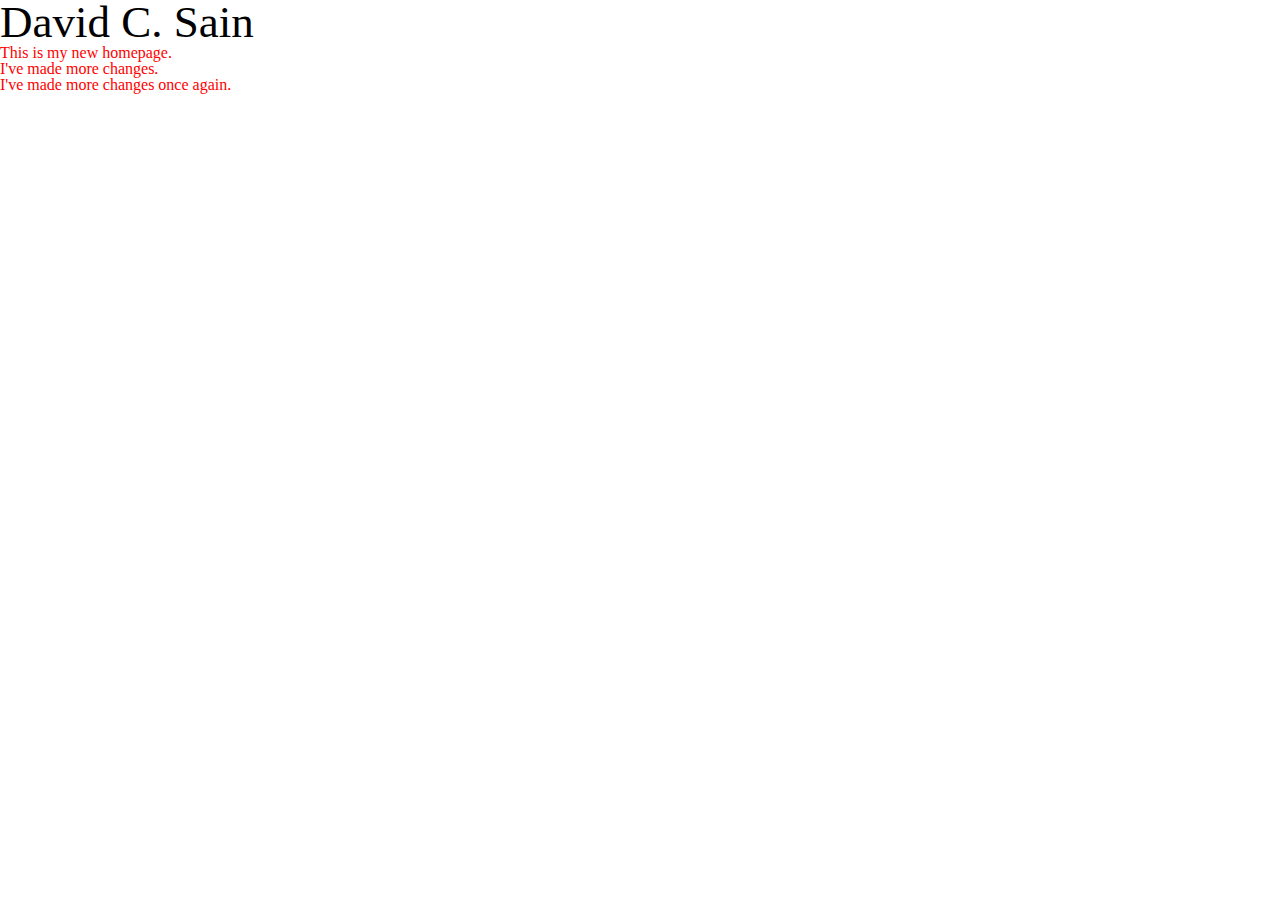
<file: index.html>
<!doctype html>
<html lang="en">
	
	<head>
        <meta charset="utf-8">
        <title>David C Sain</title>
		<meta name="description" content="ENTER DESCRIPTION">
		<meta name="author" content="David Sain">
        <link href="style.css" rel="stylesheet">
<!--		<script async src="default_scripts.js"></script>-->
	</head>

    <body>
        <div class="container">
			<h1>David C. Sain</h1>
			<p>This is my new homepage.</p>
			<p>I've made more changes.</p>
			<p>I've made more changes once again.</p>
		</div>
    </body>

</html>
</file>
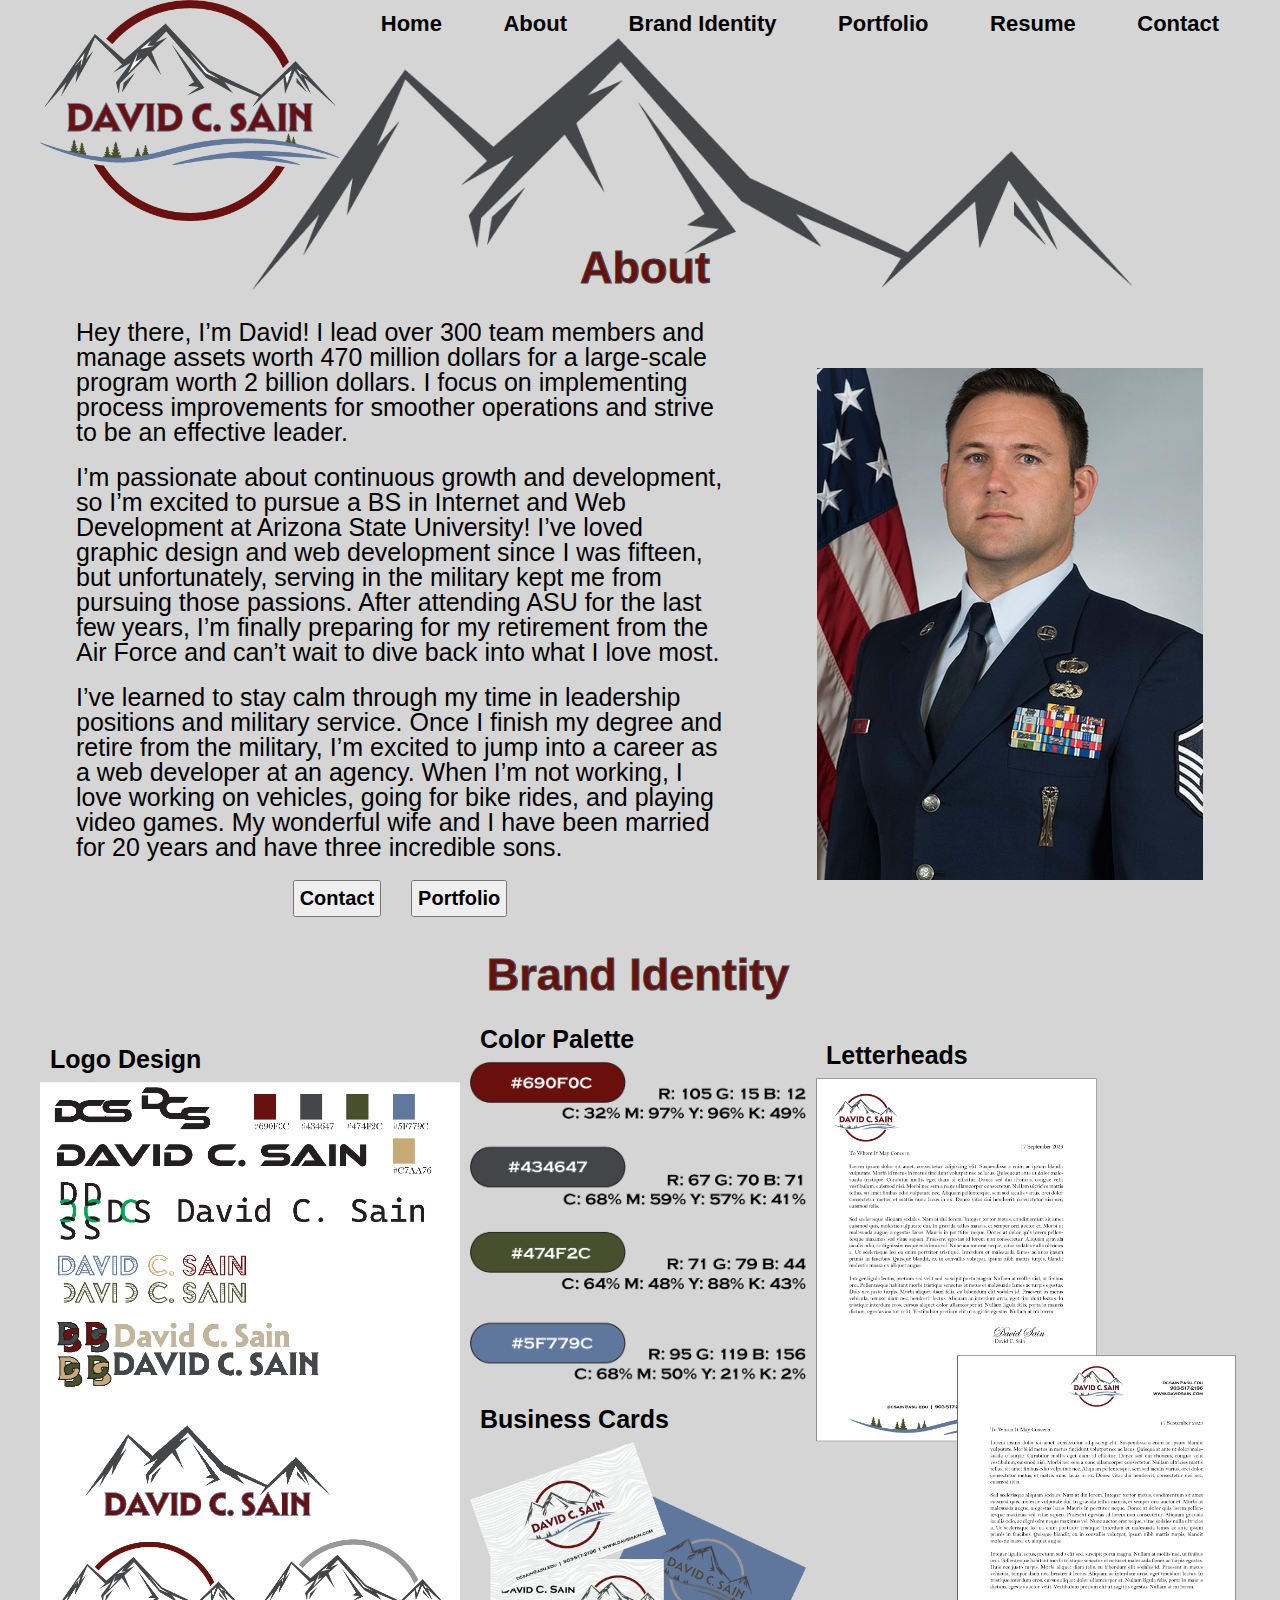
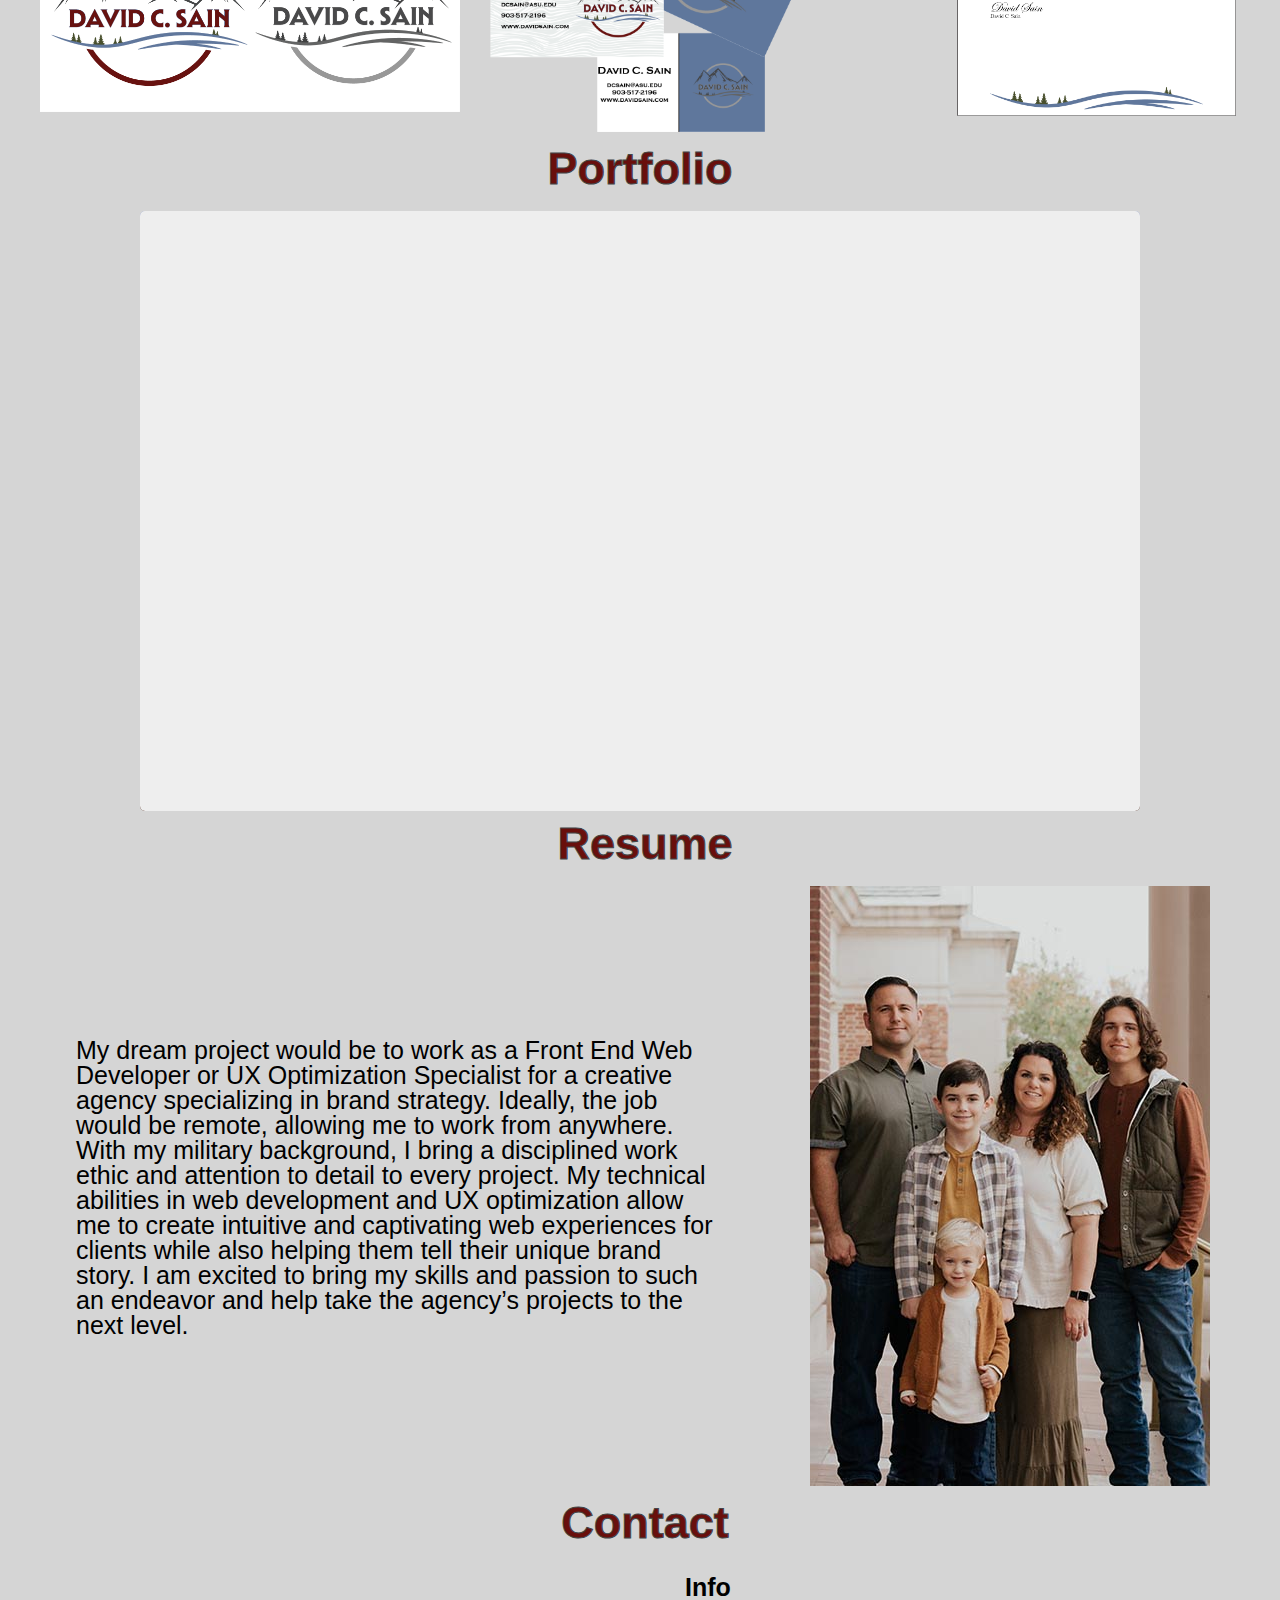
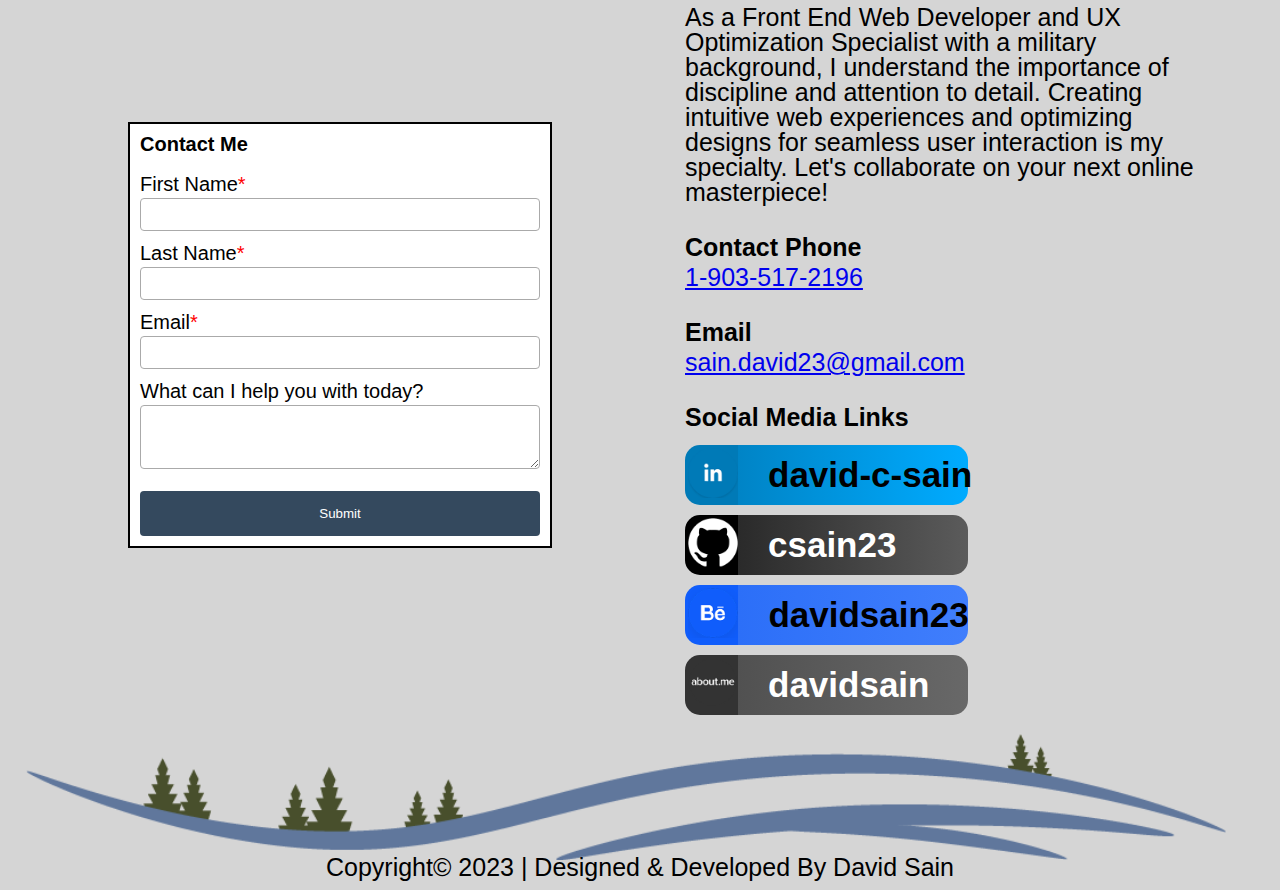
<file: portfolio/index.html>
<!doctype html>
<html lang="en">
	
    <head>
        <meta charset="utf-8">
        <title>David Sain | Portfolio</title>
		<link rel="icon" type="image/x-icon" href="favicon-32x32.png"/>
		<meta name="description" content="20-year Air Force veteran turned front-end web developer. Dependable, professional, and confident in creating intuitive web experiences and optimizing designs for seamless user interaction.">
		<meta name="author" content="David Sain">
        <link href="styles.css" rel="stylesheet">
		<script async src="script.js"></script>
		<script src="ism/js/ism-2.2.min.js"></script>

		
		<link href="https://fonts.cdnfonts.com/css/mendl-serif-trial" rel="stylesheet">
		<link href="https://fonts.cdnfonts.com/css/copperplate-gothic-light" rel="stylesheet">
		<link href="https://fonts.cdnfonts.com/css/doulos-sil-compact" rel="stylesheet">
	</head>

    <body>
		<div class="wrapper">
			
			<header>
				<div class="header_grid">
                    <div class="div1">
						<img src="img/logo.png" alt="Logo">
						<img class="mount" src="img/mount.png" alt="mountain">
                    </div>
                    <nav>
                        <h1 class="hidden">Navigation</h1>
                        <div class="div2">
                            <ul>
                                <li><a href="index.html">Home</a></li>
                                <li><a href="#about">About</a></li>
                                <li><a href="#brand">Brand Identity</a></li>
                                <li><a href="#portfolio">Portfolio</a></li>
                                <li><a href="#resume">Resume</a></li>
                                <li><a href="#contact_area">Contact</a></li>
                            </ul>
						</div>
					</nav>
				</div>
			</header>
			
			<main>

                <div id="about" class="about_grid">
					<div class="div3">
						<h1>About</h1>
                    </div>
                    <div class="div4">
                        <p>Hey there, I’m David! I lead over 300 team members and manage assets worth 470 million dollars for a large-scale program worth 2 billion dollars. I focus on implementing process improvements for smoother operations and strive to be an effective leader.</p>
                        <p>I’m passionate about continuous growth and development, so I’m excited to pursue a BS in Internet and Web Development at Arizona State University! I’ve loved graphic design and web development since I was fifteen, but unfortunately, serving in the military kept me from pursuing those passions. After attending ASU for the last few years, I’m finally preparing for my retirement from the Air Force and can’t wait to dive back into what I love most.</p>
                        <p>I’ve learned to stay calm through my time in leadership positions and military service. Once I finish my degree and retire from the military, I’m excited to jump into a career as a web developer at an agency. When I’m not working, I love working on vehicles, going for bike rides, and playing video games. My wonderful wife and I have been married for 20 years and have three incredible sons.</p>
                        <button onclick="#contact_area">Contact</button>
                        <button onclick="#portfolio">Portfolio</button>
						
<!--						<button onclick="window.open('#contact_area'>Contact 2</button>-->
						
                    </div>
                    <div class="div5">
                        <img src="img/profile.jpg" alt="Portrait">
                    </div>
                </div>

                <div id="brand" class="brand_grid">
					<div class="div6">
                        <h1>Brand Identity</h1>
                    </div>
                    <div class="div7">
                        <h2>Logo Design</h2>
                        <img src="img/logo_design.png" alt="Logo Design">
					</div>
                    <div class="div8">
                        <h2>Color Palette</h2>
                        <img src="img/color_pallet.png" alt="Color Palette">
                    </div>
                    <div class="div9">
                        <h2>Business Cards</h2>
                        <img src="img/cards.png" alt="Business Cards">
                    </div>
                    <div class="div10">
                        <h2>Letterheads</h2>
                        <img src="img/letterhead.png" alt="Letterheads">
                    </div>
                </div>
				
				<div id="portfolio" class="portfolio_grid">
                    <div class="div11">
                        <h1>Portfolio</h1>
                    </div>
                    <div class="div12">
						<div class="ism-slider" id="my-slider">
                            <ol>
                                <li>
									<img src="img/suzanne_collins_home.png" alt="suzanne_collins">
									<a class="ism-caption ism-caption-0" href="projects/suzanne_collins.html" target="_blank">
										<h2>Suzanne Collins</h2>
										<p>The website of Suzanne Collins underwent a redesign with a primary emphasis on enhancing user experience. The key changes and improvements included elevating the site content above the natural breakpoint and grouping the books by series. These measures were taken to streamline the information and to ensure that the website is user-friendly and easy to navigate.</p>
									</a>
								</li>
								<li>
									<img src="img/bossier_city_rental_home.png" alt="bossier_city_rentals">
									<a class="ism-caption ism-caption-0" href="projects/bossier_city_rentals.html" target="_blank">
										<h2>Bossier City Rentals</h2>
										<p>Bossier City Rentals, a new company based in Bossier City, Louisiana, required a website to inform its potential customers about the equipment available for rent. The website displayed the specifications of each item of equipment, making it easier for customers to choose the equipment that best suits their needs. Moreover, the website also allowed customers to reserve equipment online, providing them with added convenience.</p>
									</a>
								</li>
                                <li>
									<img src="img/318_food_home.png" alt="318_food_co">
									<a class="ism-caption ism-caption-0" href="projects/318_food_co.html" target="_blank">
										<h2>318 Food Co.</h2>
										<p>318 Food Company is a popular food truck based in Shreveport and Bossier City, Louisiana. They offer an extensive menu with a range of options to choose from. Customers now have the option to place pre-orders on their new website. The site also features a weather forecast for the local area, keeping customers informed about whether the truck is operating on any given day.</p>
									</a>
                                </li>
                                <li>
									<img src="img/pixal_palace_home.png" alt="pixal_palace">
                                    <a class="ism-caption ism-caption-0" href="projects/pixal_palace.html" target="_blank">
										<h2>Pixel Palace</h2>
										<p>The Pixel Palace is an outstanding retro arcade situated in downtown Boston, Massachusetts. It houses more than 100 restored arcade cabinets and pinball machines, offering affordable rates and a broad selection of games, menus, and party packages. The owner is also the author of a blog that reviews all the machines available at The Pixel Palace.</p>
									</a>
                                </li>
                                <li>
                                    <img src="img/tacodelite_home.png" alt="taco_delite">
                                    <a class="ism-caption ism-caption-0" href="projects/taco_delite.html" target="_blank">
										<h2>Taco Delite</h2>
										<p>For over 40 years, Taco Delite has been a favorite among families in Paris, TX. Now, the restaurant is bringing its services to the modern world with a brand new website. With an online ordering system in place, customers can easily place their orders online, making it more convenient and accessible for them. This move is expected to increase brand awareness, expand the customer base, and ultimately boost the restaurant's revenue.</p>
									</a>
								</li>
							</ol>
						</div>
					</div>
				</div>
					
                <div id="resume" class="resume_grid">
                    <div class="div13">
                        <h1>Resume</h1>
                    </div>
                    <div class="div14">
                        <p>My dream project would be to work as a Front End Web Developer or UX Optimization Specialist for a creative agency specializing in brand strategy. Ideally, the job would be remote, allowing me to work from anywhere. With my military background, I bring a disciplined work ethic and attention to detail to every project. My technical abilities in web development and UX optimization allow me to create intuitive and captivating web experiences for clients while also helping them tell their unique brand story. I am excited to bring my skills and passion to such an endeavor and help take the agency’s projects to the next level.</p>
                    </div>
                    <div class="div15">
                        <img src="img/family.JPG" alt="Portrait">
                    </div>
                </div>

                <div id="contact_area" class="contact_grid">
                    <div class="div16">
                        <h1>Contact</h1>
                    </div>
                    <div class="div17">
                        <div id="contact">
						<form id="contactForm">
							<h3>Contact Me</h3>
                            <label for="firstName">First Name<span class="required">*</span></label>
                            <input type="text" id="firstName" name="firstName">
                            <label for="lastName">Last Name<span class="required">*</span></label>
                            <input type="text" id="lastName" name="lastName">
                            <label for="email">Email<span class="required">*</span></label>
                            <input type="email" id="email" name="email">
                            <label for="comments">What can I help you with today?</label>
                            <textarea id="comments" name="comments"></textarea>
                            <div id="formErrors"></div>
                            <input type="submit" id="mySubmit" value="Submit">
                        </form>
					</div>
                    </div>
                    <div class="div18">
                        <h2>Info</h2>
                        <p>As a Front End Web Developer and UX Optimization Specialist with a military background, I understand the importance of discipline and attention to detail. Creating intuitive web experiences and optimizing designs for seamless user interaction is my specialty. Let's collaborate on your next online masterpiece!</p>

                        <h2>Contact Phone</h2>
                        <address>
                            <a href="tel:19035172196">1-903-517-2196</a>
                        </address>

                        <h2>Email</h2>
                        <address>
                            <a href="mailto:sain.david23@gmail.com">sain.david23@gmail.com</a>
                        </address>

                        <h2>Social Media Links</h2>
                        <ul>
                            <li>
                                <button class="button_start button_1" onclick=" window.open('https://www.linkedin.com/in/david-c-sain','_blank')"><img src="img/linkedin.png" alt="linkedin"></button>
                                <button class="button_end button_1 linkedin" onclick=" window.open('https://www.linkedin.com/in/david-c-sain','_blank')">david&#x2011;c&#x2011;sain</button>
                            </li>

                            <li>
                                <button class="button_start button_2" onclick=" window.open('https://github.com/csain23','_blank')"><img src="img/github.png" alt="github"></button>
                                <button class="button_end button_2 github" onclick=" window.open('https://github.com/csain23','_blank')">csain23</button>
                            </li>
                            <li>
                                <button class="button_start button_3" onclick=" window.open('https://www.behance.net/davidsain23','_blank')"><img src="img/behance.png" alt="behance"></button>
                                <button class="button_end button_3 behance" onclick=" window.open('https://www.behance.net/davidsain23','_blank')">davidsain23</button>
                            </li>
                            <li>
                                <button class="button_start button_4" onclick=" window.open('https://about.me/davidsain','_blank')"><img src="img/about_me.png" alt="aboutme"></button>
                                <button class="button_end button_4 aboutme" onclick=" window.open('https://about.me/davidsain','_blank')">davidsain</button>
                            </li>
                        </ul>
                    </div>
                </div>
			</main>
			
			<footer>
				<div class="footer_grid">
					<h1 class="hidden">Footer</h1>
					<div class="div19">
						<h2 class="hidden">Info</h2>
						<img class="footer_img" src="img/footer.png" alt="footer">
						<section>Copyright&#169; 2023 | Designed &#38; Developed By David Sain</section>
					</div>
				</div>
			</footer>
			
		</div>
	</body>
	
</html>
</file>
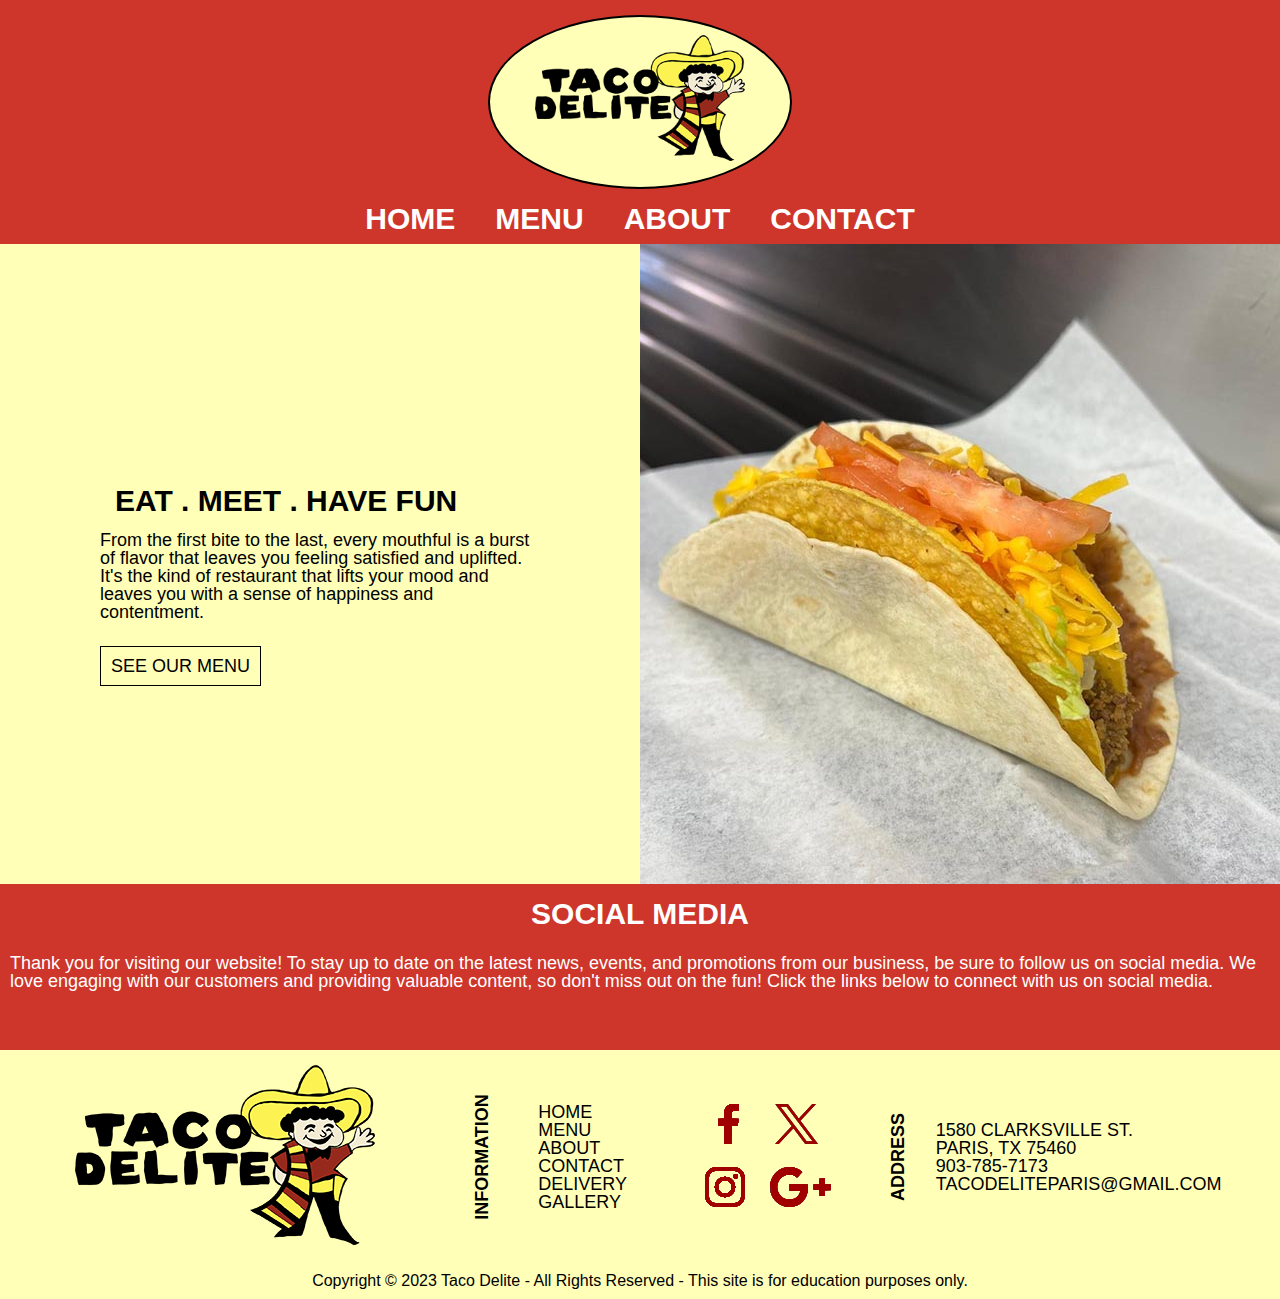
<file: taco_delite/index.html>
<!doctype html>
<html lang="en">
	
    <head>
        <meta charset="utf-8">
        <title>TACO DELITE | HOME</title>
		<link rel="icon" type="image/x-icon" href="favicon-32x32.png"/>
		<meta name="description" content="Taco Delite has been serving delicious Tacos, Supreme Salads, Taco Burgers, and Sweet Tea to the residents of Paris, TX for over 40 years.">
		<meta name="author" content="David Sain">
        <link href="styles.css" rel="stylesheet">
		<script async src="script.js"></script>
	</head>

    <body>
		<div class="container">  
			<header>
				<div class="oval"></div>
				<img class="logo" src="img/taco_d_logo.png" alt="logo">
				<h1 class="hidden">TACO DELITE</h1>
				<nav>
					<div id="top_nav">
						<h2 class="hidden">Navigation</h2>
						<ul>
							<li><a href="#">Home</a></li>
                            <li><a href="menu.html">Menu</a></li>
                            <li><a href="about.html">About</a></li>
                            <li><a href="contact.html">Contact</a></li>
						</ul>
					</div>
				</nav>
			</header>
			
			<main>
				<div id="home">
					<div class="main">
						<h3>Eat . Meet . Have Fun</h3>
						<p>From the first bite to the last, every mouthful is a burst of flavor that leaves you feeling satisfied and uplifted. It's the kind of restaurant that lifts your mood and leaves you with a sense of happiness and contentment.</p>
						<a href="menu.html">See our menu</a>
					</div>
					<div>
						<img src="img/taco_large.jpg" alt="taco">
					</div>
				</div>
				
				<div id="social_media">
					<h3>Social Media</h3>
					<p>Thank you for visiting our website! To stay up to date on the latest news, events, and promotions from our business, be sure to follow us on social media. We love engaging with our customers and providing valuable content, so don't miss out on the fun! Click the links below to connect with us on social media.
					</p>
					<div class="sm_posts">
					<script async defer src="https://connect.facebook.net/en_US/sdk.js#xfbml=1&version=v3.2"></script>
					<div class="fb-post" 
      						data-href="https://www.facebook.com/permalink.php?story_fbid=pfbid0tR6o8bKFGPcBsqZMg4MNrspjqQiuqDGM7Sqdxoz3afcQnKe1bvrC1f9L6bPaHaHMl&id=100088592160774"
      						data-width="400"></div>
					
					<div class="fb-post" 
      						data-href="https://www.facebook.com/permalink.php?story_fbid=pfbid0qPvoyyzwqijDjN5HFjsNSAPcrfeChjudR3HvNwfHDtAXtzF6BGHYquZeMWS6ZBwHl&id=100088592160774"
      						data-width="400"></div>
					
					<div class="fb-post" 
      						data-href="https://www.facebook.com/permalink.php?story_fbid=pfbid0yUkrUqE98s34Qg5R72UeWSWyGFuBAnrZYSgLgry4YRz48dyJQjZbnEhCf4C825hul&id=100088592160774"
      						data-width="400"></div>
						</div>
				</div>
			</main>
			
			<footer>
				<div id="footer">
					<section>
						<h2 class="hidden">Footer</h2>
                        <img class="logo" src="img/taco_d_logo.png" alt="logo">
                        <a href="#"><h2 class="hidden">TACO DELITE</h2></a>
					</section>
					
					<section class="info_main">
						<h2 class="info_head">Information</h2>
						<ul class="info_list">
							<li><a href="index.html">Home</a></li>
							<li><a href="menu.html">Menu</a></li>
							<li><a href="about.html">About</a></li>
							<li><a href="contact.html">Contact</a></li>
							<li><a href="#">Delivery</a></li>
							<li><a href="#">Gallery</a></li>
						</ul>
					</section>
					
					<section class="links">
						<h2 class="hidden">Social Media Links</h2>
                        <a href="https://www.facebook.com/profile.php?id=100088592160774"><img src="img/red_facebook.png" alt="Facebook"></a>
						<a href="#links"><img src="img/red_x.png" alt="Twitter X"></a>
                        <a href="#links"><img src="img/red_insta.png" alt="Instagram"></a>
                        <a href="#links"><img src="img/red_google.png" alt="Google+"></a>
					</section>
					
					<section class="address_main">
						<h2 class="address_head">Address</h2>
						<address class="address_list">
							1580 Clarksville St.<br>
							Paris, TX 75460<br>
							903-785-7173<br>
							<a href="tacodeliteparis@gmail.com">tacodeliteparis@gmail.com</a><br>
						</address>
						
					</section>
					
				</div>
				<span>Copyright © 2023 Taco Delite - All Rights Reserved - This site is for education purposes only.</span>
			</footer>
		
		</div>
	</body>

</html>
</file>
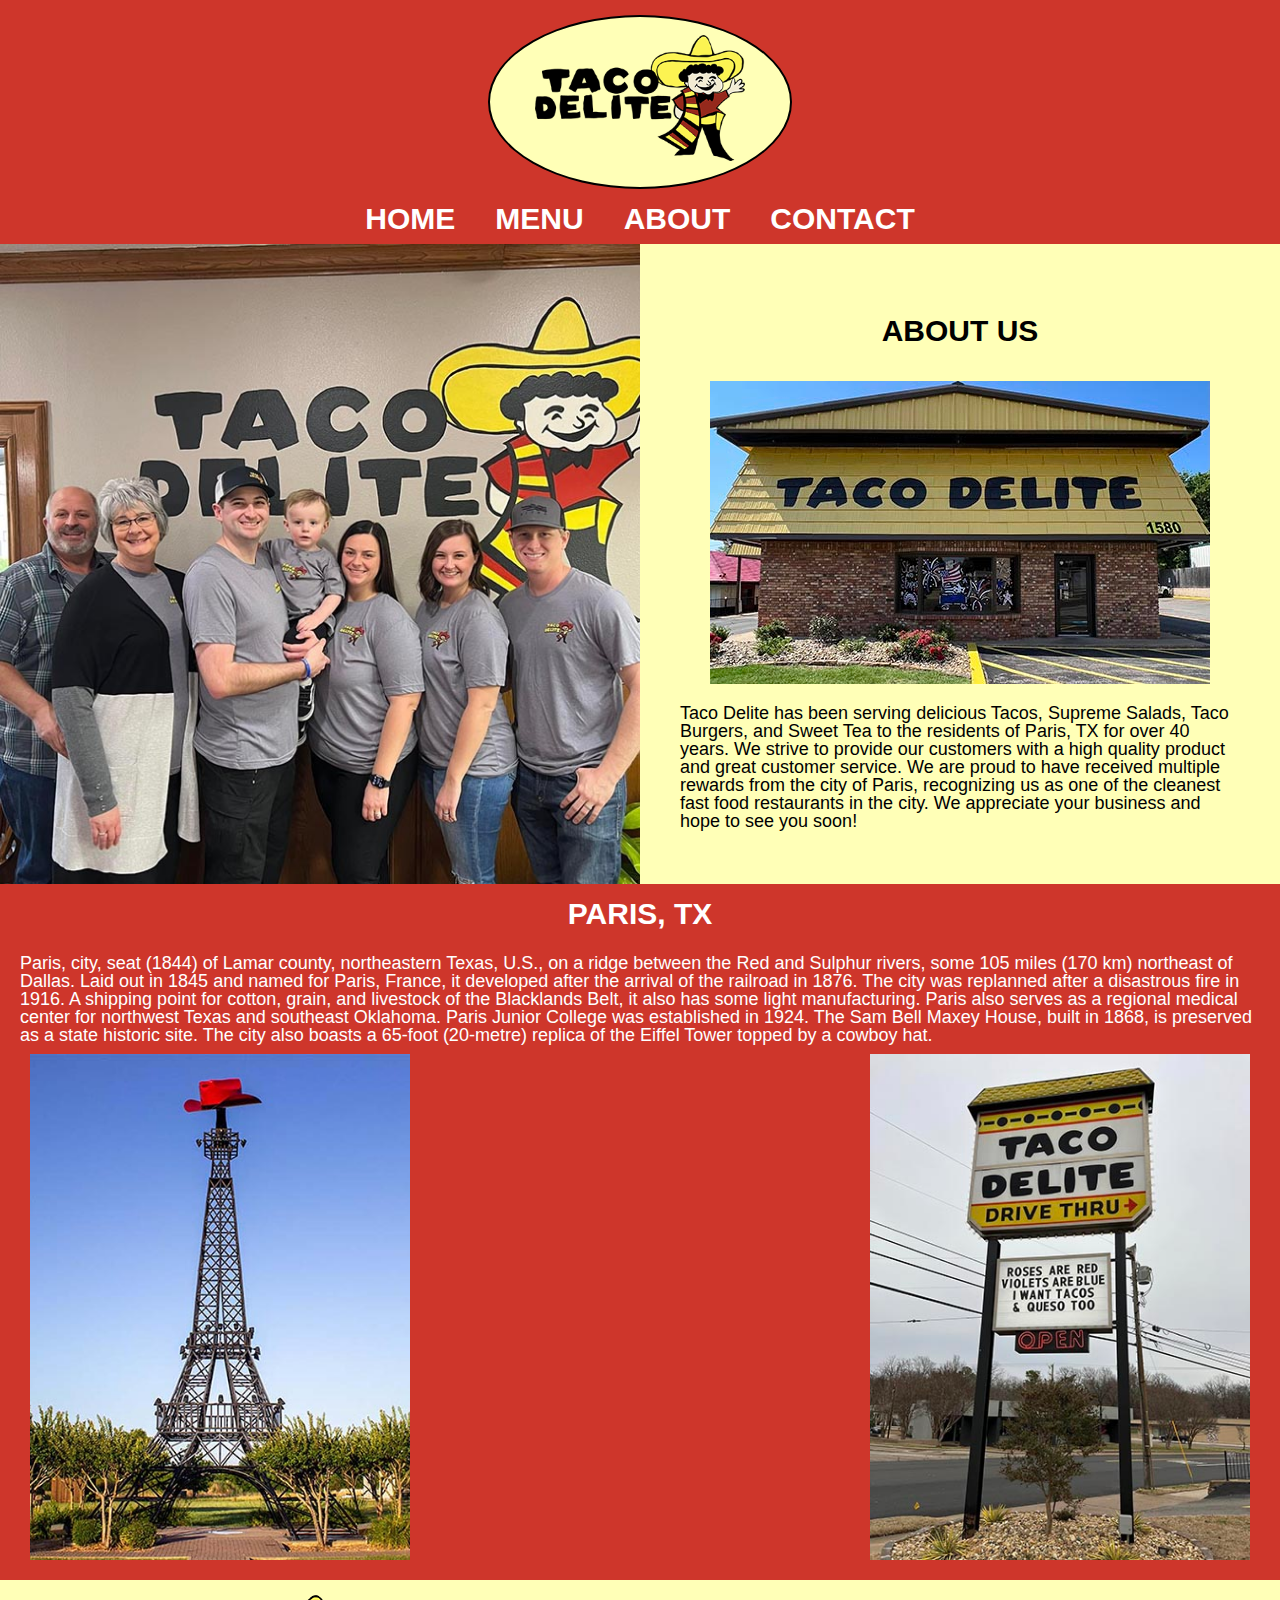
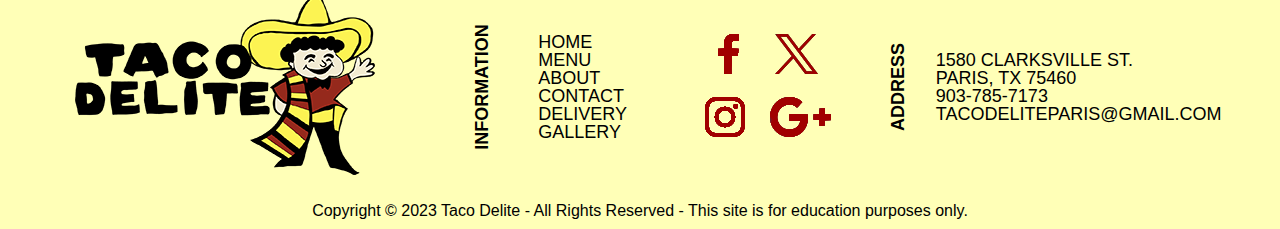
<file: taco_delite/about.html>
<!doctype html>
<html lang="en">
	
    <head>
        <meta charset="utf-8">
        <title>TACO DELITE | ABOUT</title>
		<link rel="icon" type="image/x-icon" href="favicon-32x32.png"/>
		<meta name="description" content="Taco Delite has been serving delicious Tacos, Supreme Salads, Taco Burgers, and Sweet Tea to the residents of Paris, TX for over 40 years.">
		<meta name="author" content="David Sain">
        <link href="styles.css" rel="stylesheet">
		<script async src="script.js"></script>
	</head>

    <body>
        <div class="container">
			<header>
				<div class="oval"></div>
				<img class="logo" src="img/taco_d_logo.png" alt="logo">
				<h1 class="hidden">TACO DELITE</h1>
				<nav>
					<div id="top_nav">
						<h2 class="hidden">Navigation</h2>
						<ul>
							<li><a href="index.html">Home</a></li>
                            <li><a href="menu.html">Menu</a></li>
                            <li><a href="about.html">About</a></li>
                            <li><a href="contact.html">Contact</a></li>
						</ul>
					</div>
				</nav>
			</header>
			
			<main>
				<div class="about_top">
					<div>
						<img class="family" src="img/family.jpg" alt="family">
					</div>
					<div class="about_us">
						<h3>About Us</h3>
						<img class="front" src="img/front.jpg" alt="front">
						<p>Taco Delite has been serving delicious Tacos, Supreme Salads, Taco Burgers, and Sweet Tea to the residents of Paris, TX for over 40 years. We strive to provide our customers with a high quality product and great customer service. We are proud to have received multiple rewards from the city of Paris, recognizing us as one of the cleanest fast food restaurants in the city. We appreciate your business and hope to see you soon!</p>
					</div>
				</div>
				
				<div class="about_bottom">
					<div>
						<h3>Paris, TX</h3>
						<p>Paris, city, seat (1844) of Lamar county, northeastern Texas, U.S., on a ridge between the Red and Sulphur rivers, some 105 miles (170 km) northeast of Dallas. Laid out in 1845 and named for Paris, France, it developed after the arrival of the railroad in 1876. The city was replanned after a disastrous fire in 1916. A shipping point for cotton, grain, and livestock of the Blacklands Belt, it also has some light manufacturing. Paris also serves as a regional medical center for northwest Texas and southeast Oklahoma. Paris Junior College was established in 1924. The Sam Bell Maxey House, built in 1868, is preserved as a state historic site. The city also boasts a 65-foot (20-metre) replica of the Eiffel Tower topped by a cowboy hat.</p>
					</div>
					<div class="about_img">
						<img src="img/paris_tx.jpg" alt="paris">
						<iframe width="600" height="450" style="border:0" loading="lazy" allowfullscreen src="https://www.google.com/maps/embed/v1/place?q=place_id:ChIJmQ4fx2xYSoYRpKkQAAgYa7w&key=AIzaSyDmWSsqZYauK8HqSvnlY0xSrONqaXmT-fs"></iframe>
						<img src="img/sign.jpg" alt="sign">
					</div>
				</div>
			</main>
			
			<footer>
				<div id="footer">
					<section>
						<h2 class="hidden">Footer</h2>
                        <img class="logo" src="img/taco_d_logo.png" alt="logo">
                        <a href="#"><h2 class="hidden">TACO DELITE</h2></a>
					</section>
					
					<section class="info_main">
						<h2 class="info_head">Information</h2>
						<ul class="info_list">
							<li><a href="index.html">Home</a></li>
							<li><a href="menu.html">Menu</a></li>
							<li><a href="about.html">About</a></li>
							<li><a href="contact.html">Contact</a></li>
							<li><a href="#">Delivery</a></li>
							<li><a href="#">Gallery</a></li>
						</ul>
					</section>
					
					<section class="links">
						<h2 class="hidden">Social Media Links</h2>
                        <a href="https://www.facebook.com/profile.php?id=100088592160774"><img src="img/red_facebook.png" alt="Facebook"></a>
						<a href="#links"><img src="img/red_x.png" alt="Twitter X"></a>
                        <a href="#links"><img src="img/red_insta.png" alt="Instagram"></a>
                        <a href="#links"><img src="img/red_google.png" alt="Google+"></a>
					</section>
					
					<section class="address_main">
						<h2 class="address_head">Address</h2>
						<address class="address_list">
							1580 Clarksville St.<br>
							Paris, TX 75460<br>
							903-785-7173<br>
							<a href="tacodeliteparis@gmail.com">tacodeliteparis@gmail.com</a><br>
						</address>
						
					</section>
					
				</div>
				<span>Copyright © 2023 Taco Delite - All Rights Reserved - This site is for education purposes only.</span>
			</footer>
			
		</div>
    </body>

</html>
</file>
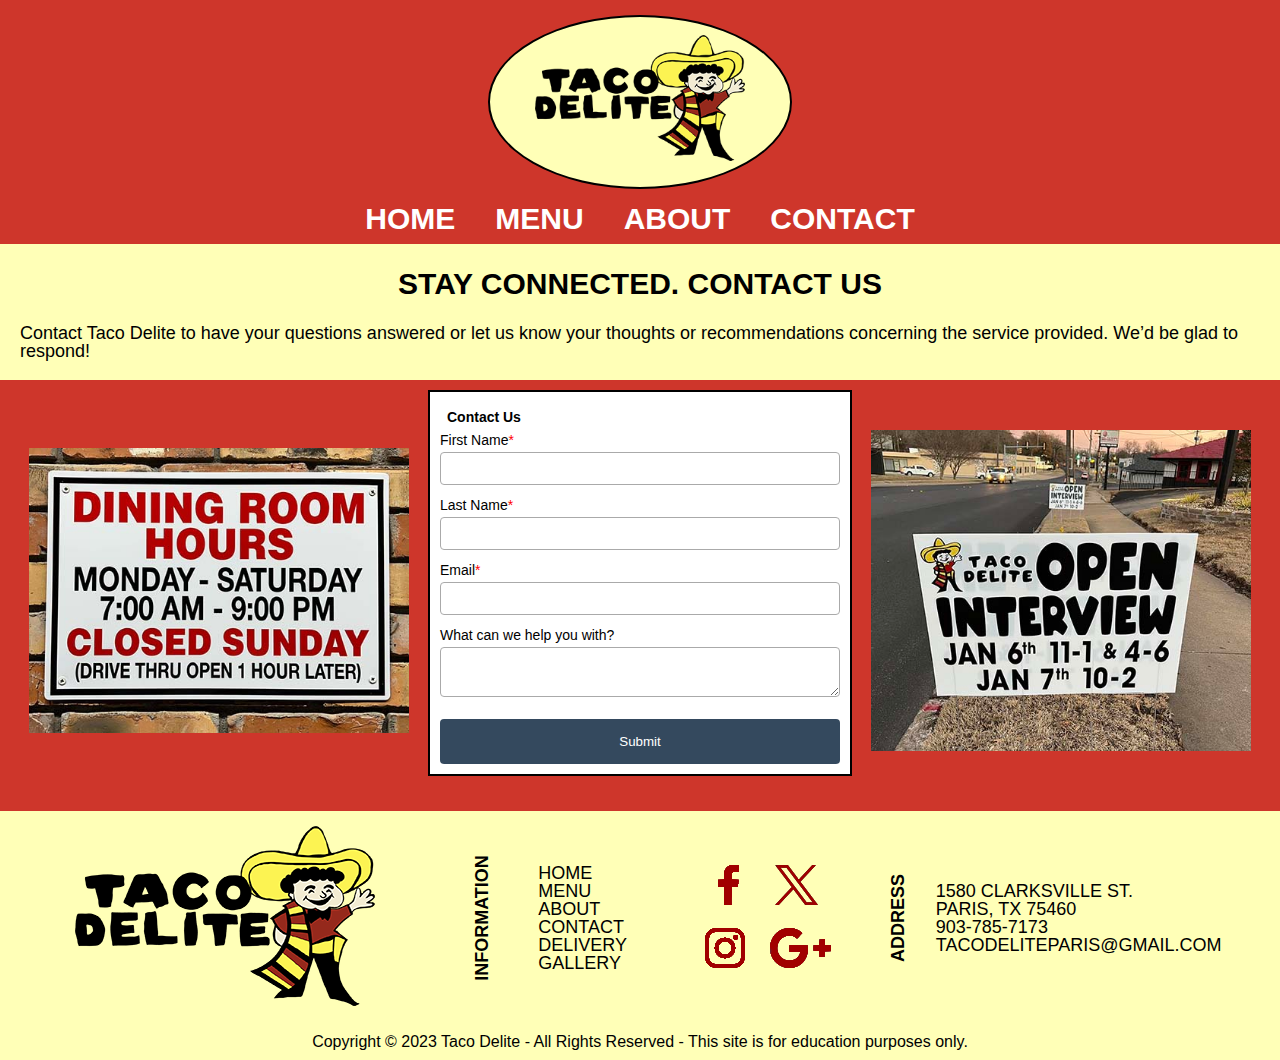
<file: taco_delite/contact.html>
<!doctype html>
<html lang="en">
	
    <head>
        <meta charset="utf-8">
        <title>TACO DELITE | CONTACT</title>
		<link rel="icon" type="image/x-icon" href="favicon-32x32.png"/>
		<meta name="description" content="Taco Delite has been serving delicious Tacos, Supreme Salads, Taco Burgers, and Sweet Tea to the residents of Paris, TX for over 40 years.">
		<meta name="author" content="David Sain">
        <link href="styles.css" rel="stylesheet">
		<script async src="script.js"></script>
	</head>

    <body>
        <div class="container">
			<header>
				<div class="oval"></div>
				<img class="logo" src="img/taco_d_logo.png" alt="logo">
				<h1 class="hidden">TACO DELITE</h1>
				<nav>
					<div id="top_nav">
						<h2 class="hidden">Navigation</h2>
						<ul>
							<li><a href="index.html">Home</a></li>
                            <li><a href="menu.html">Menu</a></li>
                            <li><a href="about.html">About</a></li>
                            <li><a href="contact.html">Contact</a></li>
						</ul>
					</div>
				</nav>
			</header>
			
			<main>
				<div class="contact_top">
					
					<h3>Stay Connected. Contact Us</h3>
					<p>Contact Taco Delite to have your questions answered or let us know your thoughts or recommendations concerning the service provided. We’d be glad to respond!</p>
				</div>
				
				<div class="contact_bottom">
					<img class="hours" src="img/hours.jpg" alt="hours">
					
					<div id="contact">
						<form id="contactForm">
							<h3>Contact Us</h3>
                            <label for="firstName">First Name<span class="required">*</span></label>
                            <input type="text" id="firstName" name="firstName">
                            <label for="lastName">Last Name<span class="required">*</span></label>
                            <input type="text" id="lastName" name="lastName">
                            <label for="email">Email<span class="required">*</span></label>
                            <input type="email" id="email" name="email">
                            <label for="comments">What can we help you with?</label>
                            <textarea id="comments" name="comments"></textarea>
                            <div id="formErrors"></div>
                            <input type="submit" id="mySubmit" value="Submit">
                        </form>
					</div>
					
					<img class="interview" src="img/interview.jpg" alt="interview">
				
				</div>
			</main>
			
			<footer>
				<div id="footer">
					<section>
						<h2 class="hidden">Footer</h2>
                        <img class="logo" src="img/taco_d_logo.png" alt="logo">
                        <a href="#"><h2 class="hidden">TACO DELITE</h2></a>
					</section>
					
					<section class="info_main">
						<h2 class="info_head">Information</h2>
						<ul class="info_list">
							<li><a href="index.html">Home</a></li>
							<li><a href="menu.html">Menu</a></li>
							<li><a href="about.html">About</a></li>
							<li><a href="contact.html">Contact</a></li>
							<li><a href="#">Delivery</a></li>
							<li><a href="#">Gallery</a></li>
						</ul>
					</section>
					
					<section class="links">
						<h2 class="hidden">Social Media Links</h2>
                        <a href="https://www.facebook.com/profile.php?id=100088592160774"><img src="img/red_facebook.png" alt="Facebook"></a>
						<a href="#links"><img src="img/red_x.png" alt="Twitter X"></a>
                        <a href="#links"><img src="img/red_insta.png" alt="Instagram"></a>
                        <a href="#links"><img src="img/red_google.png" alt="Google+"></a>
					</section>
					
					<section class="address_main">
						<h2 class="address_head">Address</h2>
						<address class="address_list">
							1580 Clarksville St.<br>
							Paris, TX 75460<br>
							903-785-7173<br>
							<a href="tacodeliteparis@gmail.com">tacodeliteparis@gmail.com</a><br>
						</address>
						
					</section>
					
				</div>
				<span>Copyright © 2023 Taco Delite - All Rights Reserved - This site is for education purposes only.</span>
			</footer>
			
		</div>
    </body>

</html>
</file>
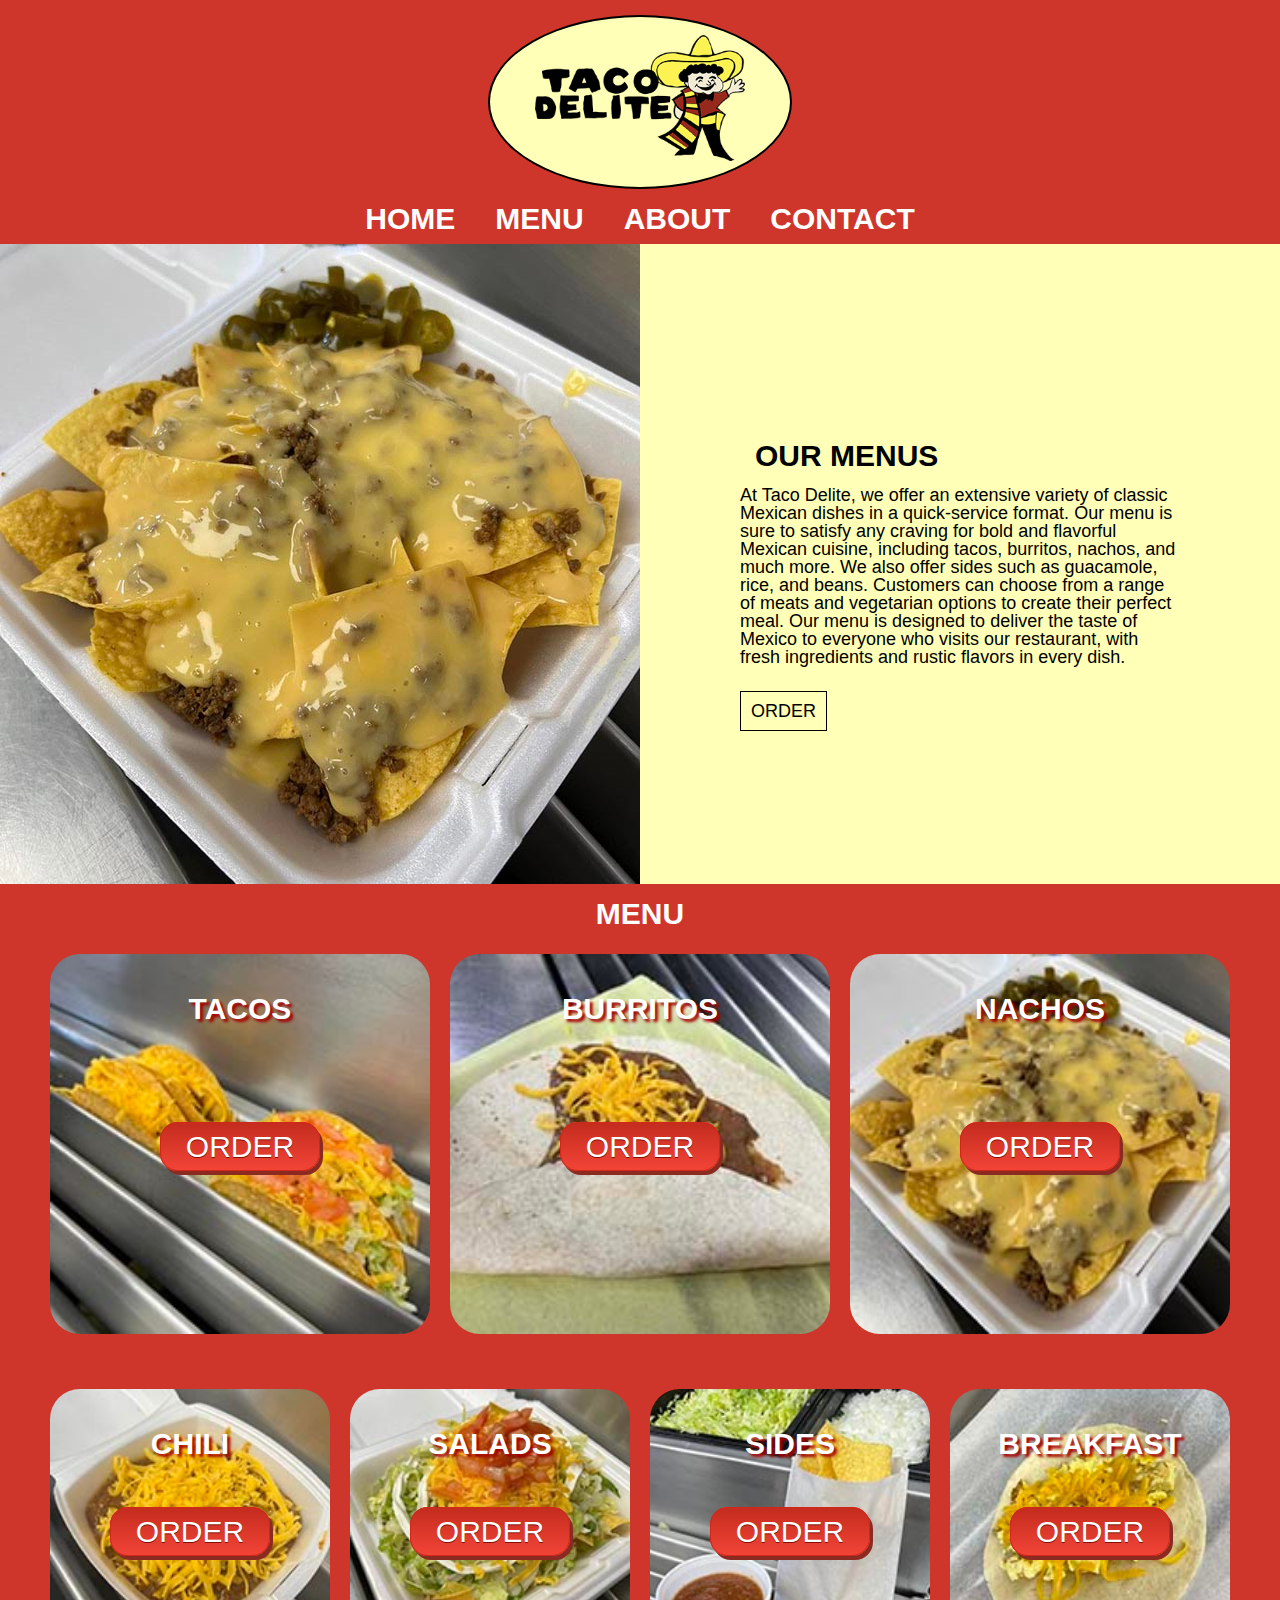
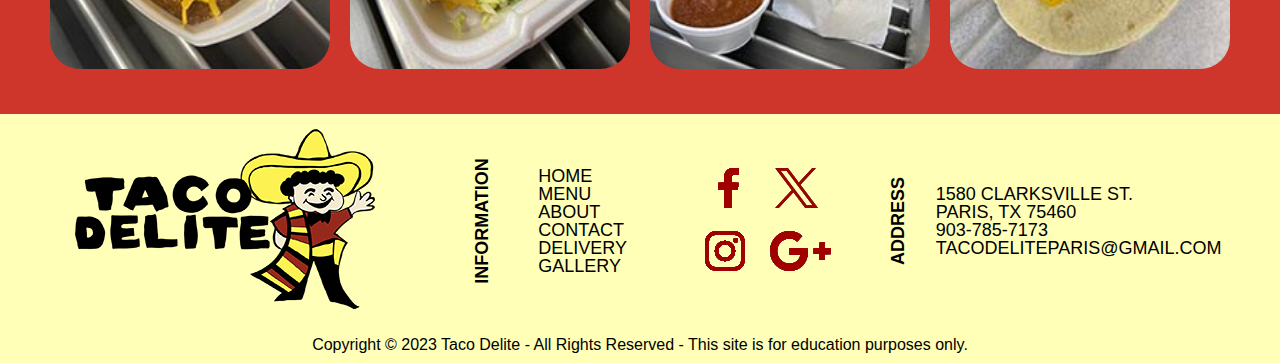
<file: taco_delite/menu.html>
<!doctype html>
<html lang="en">
	
	<head>
		<meta charset="utf-8">
		<title>TACO DELITE | MENU</title>
		<link rel="icon" type="image/x-icon" href="favicon-32x32.png"/>
		<meta name="description" content="Taco Delite has been serving delicious Tacos, Supreme Salads, Taco Burgers, and Sweet Tea to the residents of Paris, TX for over 40 years.">
		<meta name="author" content="David Sain">
        <link href="styles.css" rel="stylesheet">
		<script async src="script.js"></script>
	</head>

    <body>
        <div class="container"> 
			<header>
				<div class="oval"></div>
				<img class="logo" src="img/taco_d_logo.png" alt="logo">
				<h1 class="hidden">TACO DELITE</h1>
				<nav>
					<div id="top_nav">
						<h2 class="hidden">Navigation</h2>
						<ul>
							<li><a href="index.html">Home</a></li>
                            <li><a href="menu.html">Menu</a></li>
                            <li><a href="about.html">About</a></li>
                            <li><a href="contact.html">Contact</a></li>
						</ul>
					</div>
				</nav>
			</header>
			
			<main>
				<div id="our_menu">
					<div>
						<img src="img/nachos_large.jpg" alt="nachos">
					</div>
					<div class="main">
						<h3>Our Menus</h3>
						<p>At Taco Delite, we offer an extensive variety of classic Mexican dishes in a quick-service format. Our menu is sure to satisfy any craving for bold and flavorful Mexican cuisine, including tacos, burritos, nachos, and much more. We also offer sides such as guacamole, rice, and beans. Customers can choose from a range of meats and vegetarian options to create their perfect meal. Our menu is designed to deliver the taste of Mexico to everyone who visits our restaurant, with fresh ingredients and rustic flavors in every dish.</p>
						<a href="order.html">Order</a>
					</div>
				</div>
				
				<div id="menu">
					<h3>Menu</h3>
					<div class="wrapper">
						
						<div class="Grid Grid--gutters u-textCenter">
							
							<div class="cell">
								<img src="img/tacos.jpg" alt="tacos">
								<h3 class="menu_item">Tacos</h3>
								<span>
									<a class="order" href="order.html#tacos">Order</a>
								</span>
							</div>
							
							<div class="cell">
								<img src="img/burritos.jpg" alt="burritos">
								<h3 class="menu_item">Burritos</h3>
								<span>
									<a class="order" href="order.html#burritos">Order</a>
								</span>
							</div>
							
							<div class="cell">
								<img src="img/nachos.jpg" alt="nachos">
								<h3 class="menu_item">Nachos</h3>
								<span>
									<a class="order" href="order.html#nachos">Order</a>
								</span>
							</div>
                        </div>
						
						<div class="Grid Grid--gutters u-textCenter">
                            <div class="cell">
                                <img src="img/chili.jpg#chili" alt="chili">
                                <h3 class="menu_item">Chili</h3>
                                <span>
                                    <a class="order" href="order.html">Order</a>
                                </span>
							</div>
							
                            <div class="cell">
                                <img src="img/salads.jpg#salads" alt="salads">
                                <h3 class="menu_item">Salads</h3>
                                <span>
                                    <a class="order" href="order.html">Order</a>
                                </span>
							</div>
							
							<div class="cell">
                                <img src="img/sides.jpg#sides" alt="sides">
                                <h3 class="menu_item">Sides</h3>
                                <span>
                                    <a class="order" href="order.html">Order</a>
                                </span>
							</div>
							
							<div class="cell">
                                <img src="img/breakfast.jpg#breakfast" alt="breakfast">
								<h3 class="menu_item">Breakfast</h3>
                                <span>
                                    <a class="order" href="order.html">Order</a>
								</span>
							</div>
						
						</div>
					</div>
				</div>
			</main>
			
			<footer>
				<div id="footer">
					<section>
						<h2 class="hidden">Footer</h2>
                        <img class="logo" src="img/taco_d_logo.png" alt="logo">
                        <a href="#"><h2 class="hidden">TACO DELITE</h2></a>
					</section>
					
					<section class="info_main">
						<h2 class="info_head">Information</h2>
						<ul class="info_list">
							<li><a href="index.html">Home</a></li>
							<li><a href="menu.html">Menu</a></li>
							<li><a href="about.html">About</a></li>
							<li><a href="contact.html">Contact</a></li>
							<li><a href="#">Delivery</a></li>
							<li><a href="#">Gallery</a></li>
						</ul>
					</section>
					
					<section class="links">
						<h2 class="hidden">Social Media Links</h2>
                        <a href="https://www.facebook.com/profile.php?id=100088592160774"><img src="img/red_facebook.png" alt="Facebook"></a>
						<a href="#links"><img src="img/red_x.png" alt="Twitter X"></a>
                        <a href="#links"><img src="img/red_insta.png" alt="Instagram"></a>
                        <a href="#links"><img src="img/red_google.png" alt="Google+"></a>
					</section>
					
					<section class="address_main">
						<h2 class="address_head">Address</h2>
						<address class="address_list">
							1580 Clarksville St.<br>
							Paris, TX 75460<br>
							903-785-7173<br>
							<a href="tacodeliteparis@gmail.com">tacodeliteparis@gmail.com</a><br>
						</address>
						
					</section>
					
				</div>
				<span>Copyright © 2023 Taco Delite - All Rights Reserved - This site is for education purposes only.</span>
			</footer>
			
		</div>
    </body>

</html>
</file>
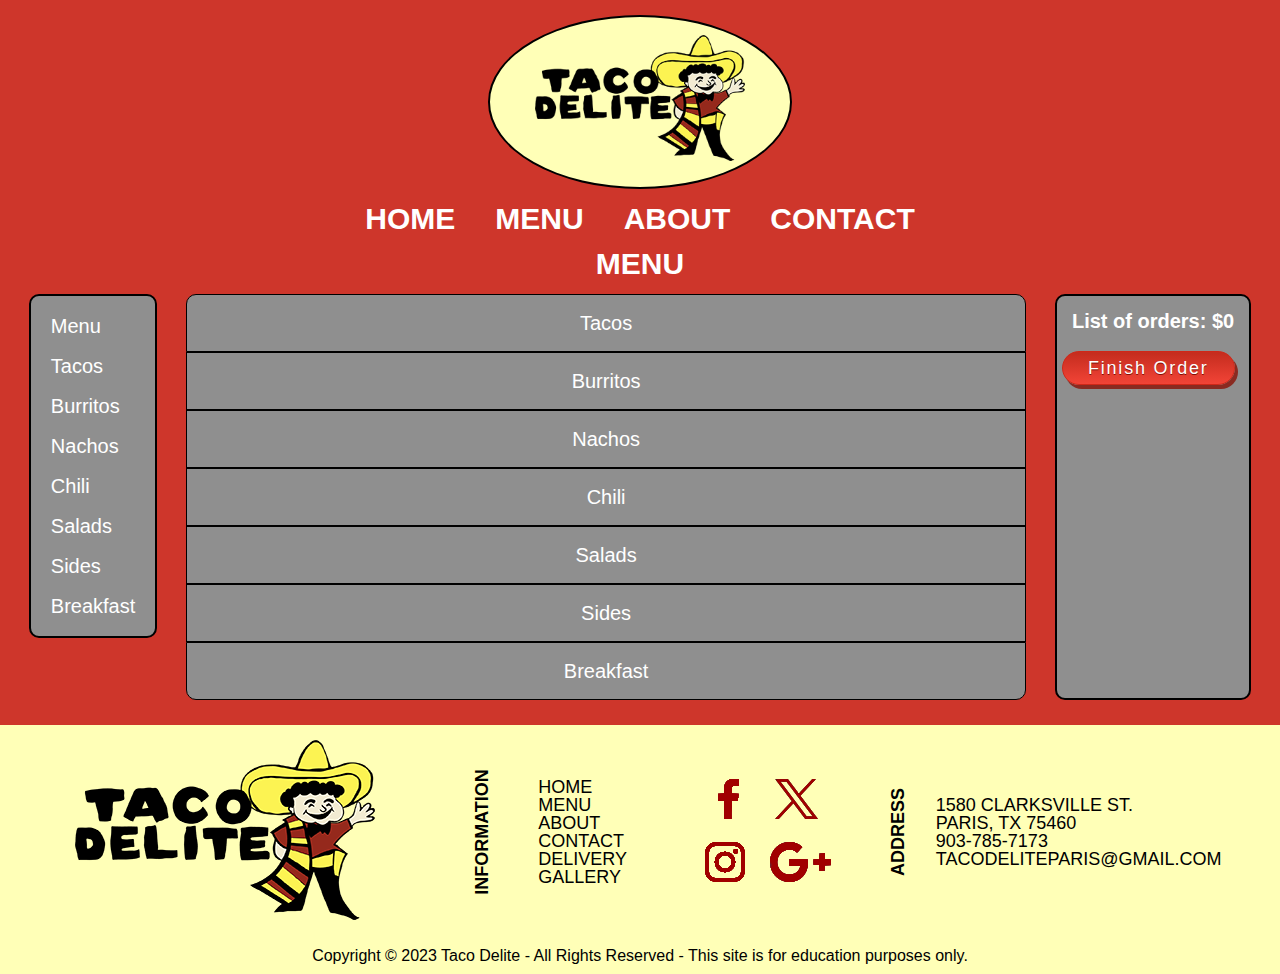
<file: taco_delite/order.html>
<!doctype html>
<html lang="en">
	
    <head>
        <meta charset="utf-8">
        <title>TACO DELITE | ORDERS</title>
		<link rel="icon" type="image/x-icon" href="favicon-32x32.png"/>
		<meta name="description" content="Taco Delite has been serving delicious Tacos, Supreme Salads, Taco Burgers, and Sweet Tea to the residents of Paris, TX for over 40 years.">
		<meta name="author" content="David Sain">
        <link href="styles.css" rel="stylesheet">
		<script async src="script.js"></script>
	</head>

    <body>
        <div class="container"> 
			<header>
				<div class="oval"></div>
				<img class="logo" src="img/taco_d_logo.png" alt="logo">
				<h1 class="hidden">TACO DELITE</h1>
				<nav>
					<div id="top_nav">
						<h2 class="hidden">Navigation</h2>
						<ul>
							<li><a href="index.html">Home</a></li>
                            <li><a href="menu.html">Menu</a></li>
                            <li><a href="about.html">About</a></li>
                            <li><a href="contact.html">Contact</a></li>
						</ul>
					</div>
				</nav>
			</header>
			
			<main>
				<h3 class="order_menu">Menu</h3>
				<div class="order_area">
				
                    <div class="left_nav">
                        <ul class="topmenu">
                            <li>Menu</li>
                            <li><a href="#taco">Tacos</a></li>
                            <li><a href="#burritos">Burritos</a></li>
                            <li><a href="#nachos">Nachos</a></li>
                            <li><a href="#chili">Chili</a></li>
                            <li><a href="#salads">Salads</a></li>
                            <li><a href="#sides">Sides</a></li>
                            <li><a href="#breakfast">Breakfast</a></li>
                        </ul>
                    </div>
					
					<div class="master">

                      <div class="collapsible radius_1" id="tacos">Tacos</div>
                      <div class="content">
						  <div class="menu">
							  
							  <div class="recipe"> 
								  <p class="name">Hard Shell Taco</p>
								  <img src="img/taco/h_taco.jpg" alt="Hard Shell Taco">
								  <p class="descrip">Made standard with meat, lettuce, cheese, and tomato</p>
								  <a class="btnStyle3 btnStyle">Add to Cart</a>
								  <p class="price">$<span>2.41</span></p>
							  </div>
							  
							  <div class="recipe"> 
								  <p class="name">Soft Shell Taco</p>
								  <img src="img/taco/s_taco.jpg" alt="Soft Shell Taco">
								  <p class="descrip">Made standard with meat, lettuce, cheese, and tomato</p>
								  <a class="btnStyle3 btnStyle">Add to Cart</a>
								  <p class="price">$<span>2.96</span></p>
							  </div>
							  
							  <div class="recipe"> 
								  <p class="name">Chicken Fajita Taco</p>
								  <img src="img/taco/c_fajita.jpg" alt="Chicken Fajita Taco">
								  <p class="descrip">Made standard with 3 medium strips of chicken, lettuce, cheese, and tomato</p>
								  <a class="btnStyle3 btnStyle">Add to Cart</a>
								  <p class="price">$<span>4.17</span></p>
							  </div>
							  
							  <div class="recipe"> 
								  <p class="name">Double Decker Taco</p>
								  <img src="img/taco/dd_taco.jpg" alt="Double Decker Taco">
								  <p class="descrip">Made with standard hard shell taco wrapped with refried bean and flour tortilla</p>
								  <a class="btnStyle3 btnStyle">Add to Cart</a>
								  <p class="price">$<span>3.18</span></p>
							  </div>
							  
							  <div class="recipe"> 
								  <p class="name">Tostado</p>
								  <img src="img/taco/tostado.jpg" alt="Tostado">
								  <p class="descrip">Made standard with meat, lettuce, cheese, and tomato</p>
								  <a class="btnStyle3 btnStyle">Add to Cart</a>
								  <p class="price">$<span>2.74</span></p>
							  </div>
							  
							  <div class="recipe"> 
								  <p class="name">Meaty Tostado</p>
								  <img src="img/taco/m_tostado.jpg" alt="Meaty Tostado">
								  <p class="descrip">Made standard with beans, meat, sour cream, lettuce, cheese, and tomato</p>
								  <a class="btnStyle3 btnStyle">Add to Cart</a>
								  <p class="price">$<span>4.94</span></p>
							  </div>
							  
						  </div>
                      </div>

                      <div class="collapsible" id="burritos">Burritos</div>
                      <div class="content">
						  <div class="menu">
							  
							  <div class="recipe"> 
								  <p class="name">Bean Burrito</p>
								  <img src="img/burritos/b_burrito.jpg" alt="Bean Burrito">
								  <p class="descrip">Made standard with beans, red sauce, and cheese</p>
								  <a class="btnStyle3 btnStyle">Add to Cart</a>
								  <p class="price">$<span>2.85</span></p>
							  </div>
							  
							  <div class="recipe"> 
								  <p class="name">Meat Burrito</p>
								  <img src="img/burritos/m_burrito.jpg" alt="Meat Burrito">
								  <p class="descrip">Made Standard with 1 rounded scoop of meat, red sauce, and cheese</p>
								  <a class="btnStyle3 btnStyle">Add to Cart</a>
								  <p class="price">$<span>4.94</span></p>
							  </div>
							  
							  <div class="recipe"> 
								  <p class="name">Combo Burrito</p>
								  <img src="img/burritos/c_burrito.jpg" alt="Combo Burrito">
								  <p class="descrip">Made standard with beans, meat, red sauce, and cheese</p>
								  <a class="btnStyle3 btnStyle">Add to Cart</a>
								  <p class="price">$<span>5.05</span></p>
							  </div>
							  
							  <div class="recipe"> 
								  <p class="name">Super Burrito</p>
								  <img src="img/burritos/s_burrito.jpg" alt="Super Burrito">
								  <p class="descrip">Made standard with beans, meat, red sauce, sour cream, lettuce, cheese, and tomato</p>
								  <a class="btnStyle3 btnStyle">Add to Cart</a>
								  <p class="price">$<span>5.16</span></p>
							  </div>
							  
						  </div>
                      </div>

                      <div class="collapsible" id="nachos">Nachos</div>
                      <div class="content">
						  <div class="menu">
							  
							  <div class="recipe"> 
								  <p class="name">Cheese Nachos</p>
								  <img src="img/nachos/c_nachos.jpg" alt="Cheese Nachos">
								  <p class="descrip">Made standard with chips, peppers, and 2 scoops of cheese sauce</p>
								  <a class="btnStyle3 btnStyle">Add to Cart</a>
								  <p class="price">$<span>3.62</span></p>
							  </div>
							  
							  <div class="recipe"> 
								  <p class="name">Bean Nachos</p>
								  <img src="img/nachos/b_nachos.jpg" alt="Bean Nachos">
								  <p class="descrip">Made Standard with chips, peppers, 1 scoop of beans, and 2 scoops of cheese sauce</p>
								  <a class="btnStyle3 btnStyle">Add to Cart</a>
								  <p class="price">$<span>3.84</span></p>
							  </div>
							  
							  <div class="recipe"> 
								  <p class="name">Meat Nachos</p>
								  <img src="img/nachos/m_nachos.jpg" alt="Meat Nachos">
								  <p class="descrip">Made standard with chips, peppers, 1 scoop of beans, and 2 scoops of cheese sauce</p>
								  <a class="btnStyle3 btnStyle">Add to Cart</a>
								  <p class="price">$<span>5.27</span></p>
							  </div>
							  
							  <div class="recipe"> 
								  <p class="name">Combo Nachos</p>
								  <img src="img/nachos/combo_nachos.jpg" alt="Combo Nachos">
								  <p class="descrip">Made standard with chips, peppers, 1 scoop of bean, 1 scoop of meat, and 2 scoops of cheese</p>
								  <a class="btnStyle3 btnStyle">Add to Cart</a>
								  <p class="price">$<span>5.49</span></p>
							  </div>
							  
						  </div>
                      </div>

                      <div class="collapsible" id="chili">Chili</div>
                      <div class="content">
						  <div class="menu">
							  
							  <div class="recipe"> 
								  <p class="name">Chili with Cheese</p>
								  <img src="img/chili/chili.jpg" alt="Chili with Cheese">
								  <p class="descrip">2 scoops of chili with cheese, and onions</p>
								  <a class="btnStyle3 btnStyle">Add to Cart</a>
								  <p class="price">$<span>4.06</span></p>
							  </div>
							  
							  <div class="recipe"> 
								  <p class="name">Frito Pie</p>
								  <img src="img/chili/frito_pie.jpg" alt="Frito Pie">
								  <p class="descrip">Made standard with chili, Fritos, cheese, and onions</p>
								  <a class="btnStyle3 btnStyle">Add to Cart</a>
								  <p class="price">$<span>5.27</span></p>
							  </div>
							  
							  <div class="recipe"> 
								  <p class="name">Frito Burrito</p>
								  <img src="img/chili/frito_b.jpg" alt="Frito Burrito">
								  <p class="descrip">Made standard with chili, Fritos, cheese, and onions </p>
								  <a class="btnStyle3 btnStyle">Add to Cart</a>
								  <p class="price">$<span>5.27</span></p>
							  </div>
							  
							  <div class="recipe"> 
								  <p class="name">Chili Burger</p>
								  <img src="img/chili/chili_b.jpg" alt="Chili Burger">
								  <p class="descrip">Made standard on a bun with red sauce, 1 scoop of chili on top and bottom bun, cheese, onions, and lettuce on the side</p>
								  <a class="btnStyle3 btnStyle">Add to Cart</a>
								  <p class="price">$<span>5.38</span></p>
							  </div>
							  
							  <div class="recipe"> 
								  <p class="name">Chili Burrito</p>
								  <img src="img/chili/chili_burrito.jpg" alt="Chili Burrito">
								  <p class="descrip">Made standard with 1 rounded scoop of meat, red sauce, cheese, 1 scoop of chili, onions and lettuce on teh side</p>
								  <a class="btnStyle3 btnStyle">Add to Cart</a>
								  <p class="price">$<span>5.60</span></p>
							  </div>
							  
						  </div>
                      </div>

                      <div class="collapsible" id="salads">Salads</div>
                      <div class="content">
						  <div class="menu">
							  
							  <div class="recipe"> 
								  <p class="name">Small Salad</p>
								  <img src="img/salads/s_salad.jpg" alt="Small Salad">
								  <p class="descrip">Made Standard with lettuce and tomatoes</p>
								  <a class="btnStyle3 btnStyle">Add to Cart</a>
								  <p class="price">$<span>2.30</span></p>
							  </div>
							  
							  <div class="recipe"> 
								  <p class="name">Large Salad</p>
								  <img src="img/salads/l_salad.jpg" alt="Large Salad">
								  <p class="descrip">Made Standard with lettuce and tomatoes</p>
								  <a class="btnStyle3 btnStyle">Add to Cart</a>
								  <p class="price">$<span>2.96</span></p>
							  </div>
							  
							  <div class="recipe"> 
								  <p class="name">Super Salad</p>
								  <img src="img/salads/super_salad.jpg" alt="Super Salad">
								  <p class="descrip">Made Standard with chips, 1 scoop of beans, 1 scoop of meat, lettuce, sour cream, cheese, and tomato</p>
								  <a class="btnStyle3 btnStyle">Add to Cart</a>
								  <p class="price">$<span>6.59</span></p>
							  </div>
							  
							  <div class="recipe"> 
								  <p class="name">Salad Supreme</p>
								  <img src="img/salads/salad_supreme.jpg" alt="Salad Supreme">
								  <p class="descrip">Made Standard in a fried tortilla bowl with 1 scoop of bean, 1 scoop of meat, lettuce sour cream, cheese, tomato</p>
								  <a class="btnStyle3 btnStyle">Add to Cart</a>
								  <p class="price">$<span>7.69</span></p>
							  </div>
							  
							  <div class="recipe"> 
								  <p class="name">Chicken Fajita Salad</p>
								  <img src="img/salads/fajita_salad.jpg" alt="Chicken Fajita Salad">
								  <p class="descrip">Made Standard in a fried tortilla bowl with lettuce, sour cream, 6 medium strips of chicken, cheese, and tomato</p>
								  <a class="btnStyle3 btnStyle">Add to Cart</a>
								  <p class="price">$<span>8.24</span></p>
							  </div>
							  
						  </div>
                      </div>

                      <div class="collapsible" id="sides">Sides</div>
                      <div class="content">
						  <div class="menu">
							  
							  <div class="recipe"> 
								  <p class="name">Side of Red Sauce</p>
								  <img src="img/sides/red_sauce.jpg" alt="Side of Red Sauce">
								  <p class="descrip">4oz</p>
								  <a class="btnStyle3 btnStyle">Add to Cart</a>
								  <p class="price">$<span>1.05</span></p>
							  </div>
							  
							  <div class="recipe"> 
								  <p class="name">Bag of Chips</p>
								  <img src="img/sides/chips.jpg" alt="Bag of Chips">
								  <p class="descrip">Bag of Chips</p>
								  <a class="btnStyle3 btnStyle">Add to Cart</a>
								  <p class="price">$<span>1.42</span></p>
							  </div>
							  
							  <div class="recipe"> 
								  <p class="name">Side of Rice</p>
								  <img src="img/sides/rice.jpg" alt="Side of Rice">
								  <p class="descrip">Cup of rice</p>
								  <a class="btnStyle3 btnStyle">Add to Cart</a>
								  <p class="price">$<span>2.19</span></p>
							  </div>
							  
							  <div class="recipe"> 
								  <p class="name">Frijole</p>
								  <img src="img/sides/frijole.jpg" alt="Frijole">
								  <p class="descrip">Cup of beans topped with cheese</p>
								  <a class="btnStyle3 btnStyle">Add to Cart</a>
								  <p class="price">$<span>2.30</span></p>
							  </div>
							  
						  </div>
                      </div>

                      <div class="collapsible radius_2" id="breakfast">Breakfast</div>
                      <div class="content">
						  <div class="menu">
							  
							  <div class="recipe"> 
								  <p class="name">Breakfast Taco</p>
								  <img src="img/breakfast/b_taco.jpg" alt="Breakfast Taco">
								  <p class="descrip">Made standard on a small flour tortilla with 1 rounded scoop of sausage &#38; egg and cheese</p>
								  <a class="btnStyle3 btnStyle">Add to Cart</a>
								  <p class="price">$<span>2.52</span></p>
							  </div>
							  
							  <div class="recipe"> 
								  <p class="name">Breakfast Burrito</p>
								  <img src="img/breakfast/b_burrito.jpg" alt="Breakfast Burrito">
								  <p class="descrip">Made standard on a large flour tortilla with 2 rounded scoops of sausage &#38; egg and cheese</p>
								  <a class="btnStyle3 btnStyle">Add to Cart</a>
								  <p class="price">$<span>3.62</span></p>
							  </div>
							  
							  <div class="recipe"> 
								  <p class="name">Small Coffee</p>
								  <img src="img/breakfast/sm-coffee.jpg" alt="Small Coffee">
								  <p class="descrip">16oz cup</p>
								  <a class="btnStyle3 btnStyle">Add to Cart</a>
								  <p class="price">$<span>1.38</span></p>
							  </div>
							  
							  <div class="recipe"> 
								  <p class="name">Large Coffee</p>
								  <img src="img/breakfast/sm-coffee.jpg" alt="Large Coffee">
								  <p class="descrip">20oz cup</p>
								  <a class="btnStyle3 btnStyle">Add to Cart</a>
								  <p class="price">$<span>1.65</span></p>
							  </div>
						  
						  </div>
						
						</div>
					
					</div>

                    <div class="cart">
						<h3>List of orders: $<span>0</span></h3>
						<ol id="listOfOrders">
						</ol>
						<a class="btnStyle finishOrder">Finish Order</a>
					</div>
				
				</div>

			</main>
			
			<footer>
				<div id="footer">
					<section>
						<h2 class="hidden">Footer</h2>
                        <img class="logo" src="img/taco_d_logo.png" alt="logo">
                        <a href="#"><h2 class="hidden">TACO DELITE</h2></a>
					</section>
					
					<section class="info_main">
						<h2 class="info_head">Information</h2>
						<ul class="info_list">
							<li><a href="index.html">Home</a></li>
							<li><a href="menu.html">Menu</a></li>
							<li><a href="about.html">About</a></li>
							<li><a href="contact.html">Contact</a></li>
							<li><a href="#">Delivery</a></li>
							<li><a href="#">Gallery</a></li>
						</ul>
					</section>
					
					<section class="links">
						<h2 class="hidden">Social Media Links</h2>
                        <a href="https://www.facebook.com/profile.php?id=100088592160774"><img src="img/red_facebook.png" alt="Facebook"></a>
						<a href="#links"><img src="img/red_x.png" alt="Twitter X"></a>
                        <a href="#links"><img src="img/red_insta.png" alt="Instagram"></a>
                        <a href="#links"><img src="img/red_google.png" alt="Google+"></a>
					</section>
					
					<section class="address_main">
						<h2 class="address_head">Address</h2>
						<address class="address_list">
							1580 Clarksville St.<br>
							Paris, TX 75460<br>
							903-785-7173<br>
							<a href="tacodeliteparis@gmail.com">tacodeliteparis@gmail.com</a><br>
						</address>
						
					</section>
					
				</div>
				<span>Copyright © 2023 Taco Delite - All Rights Reserved - This site is for education purposes only.</span>
			</footer>
			
		</div>
    </body>

</html>
</file>
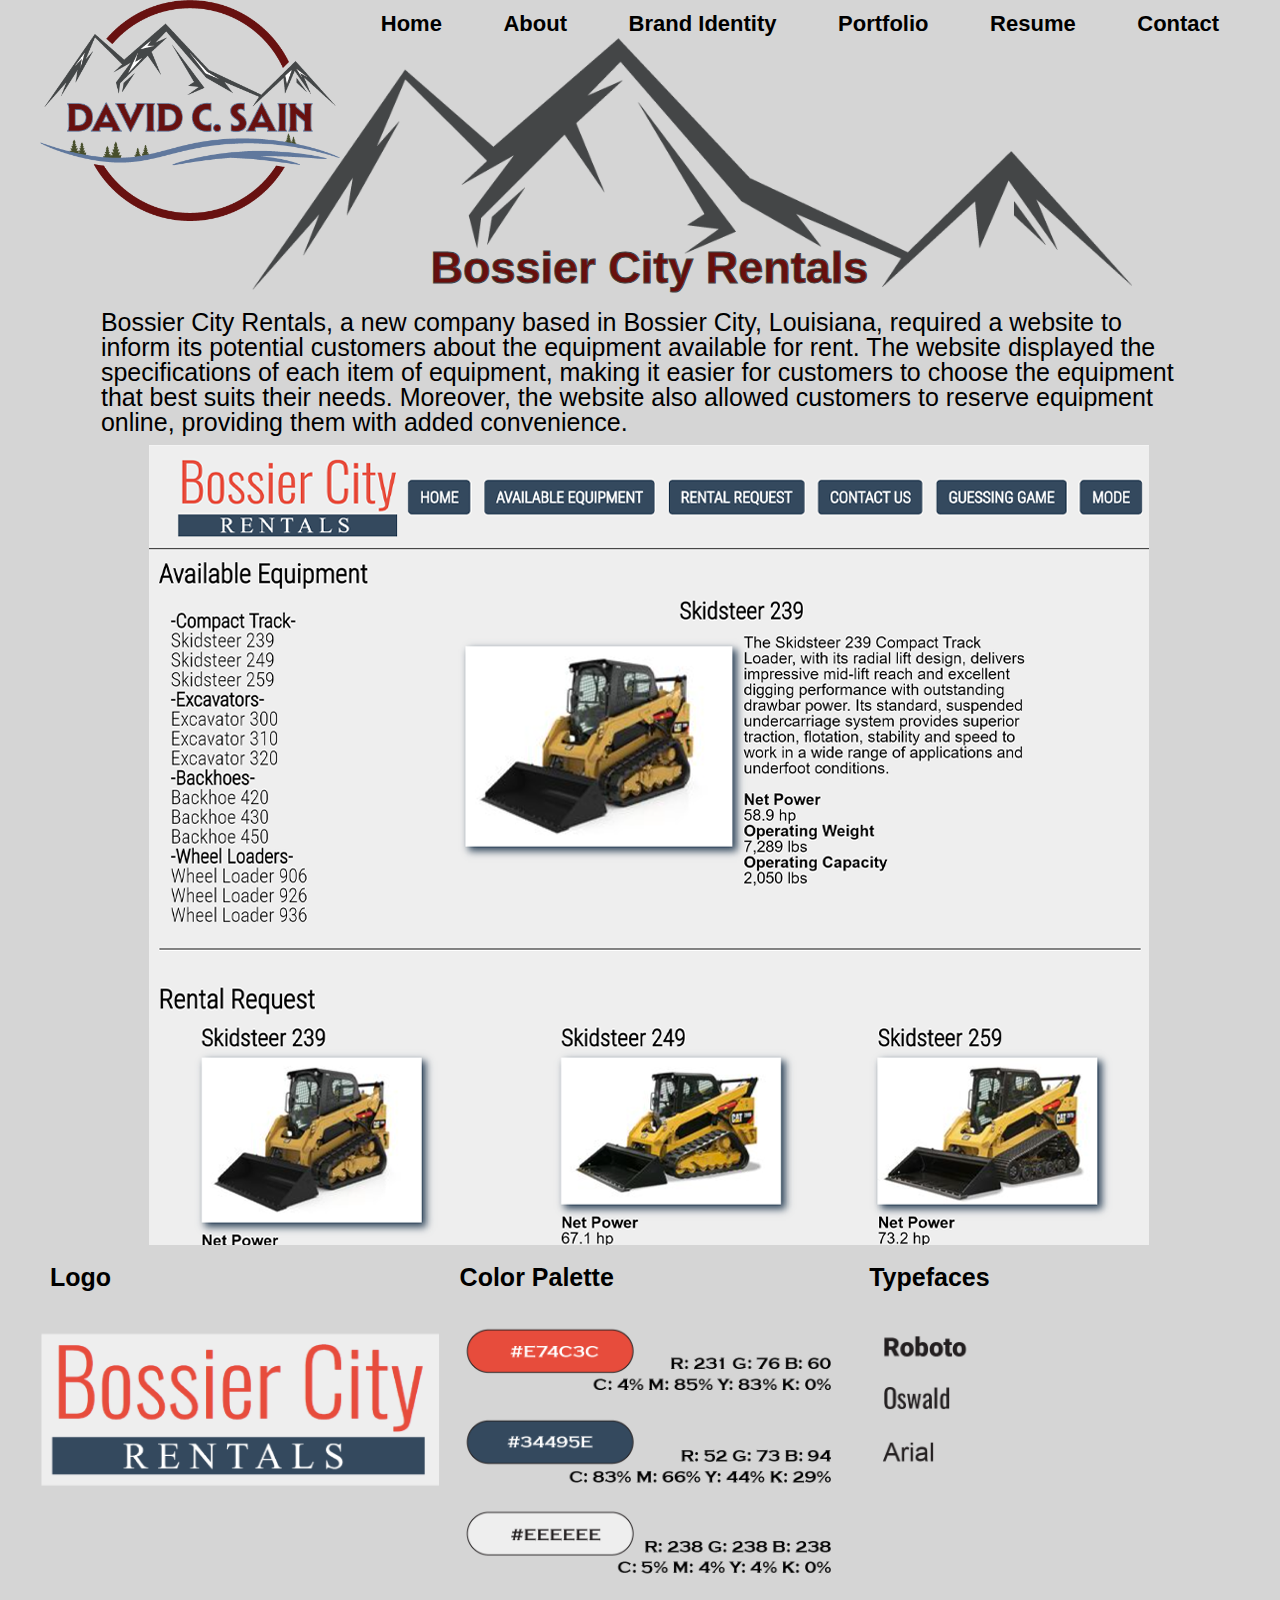
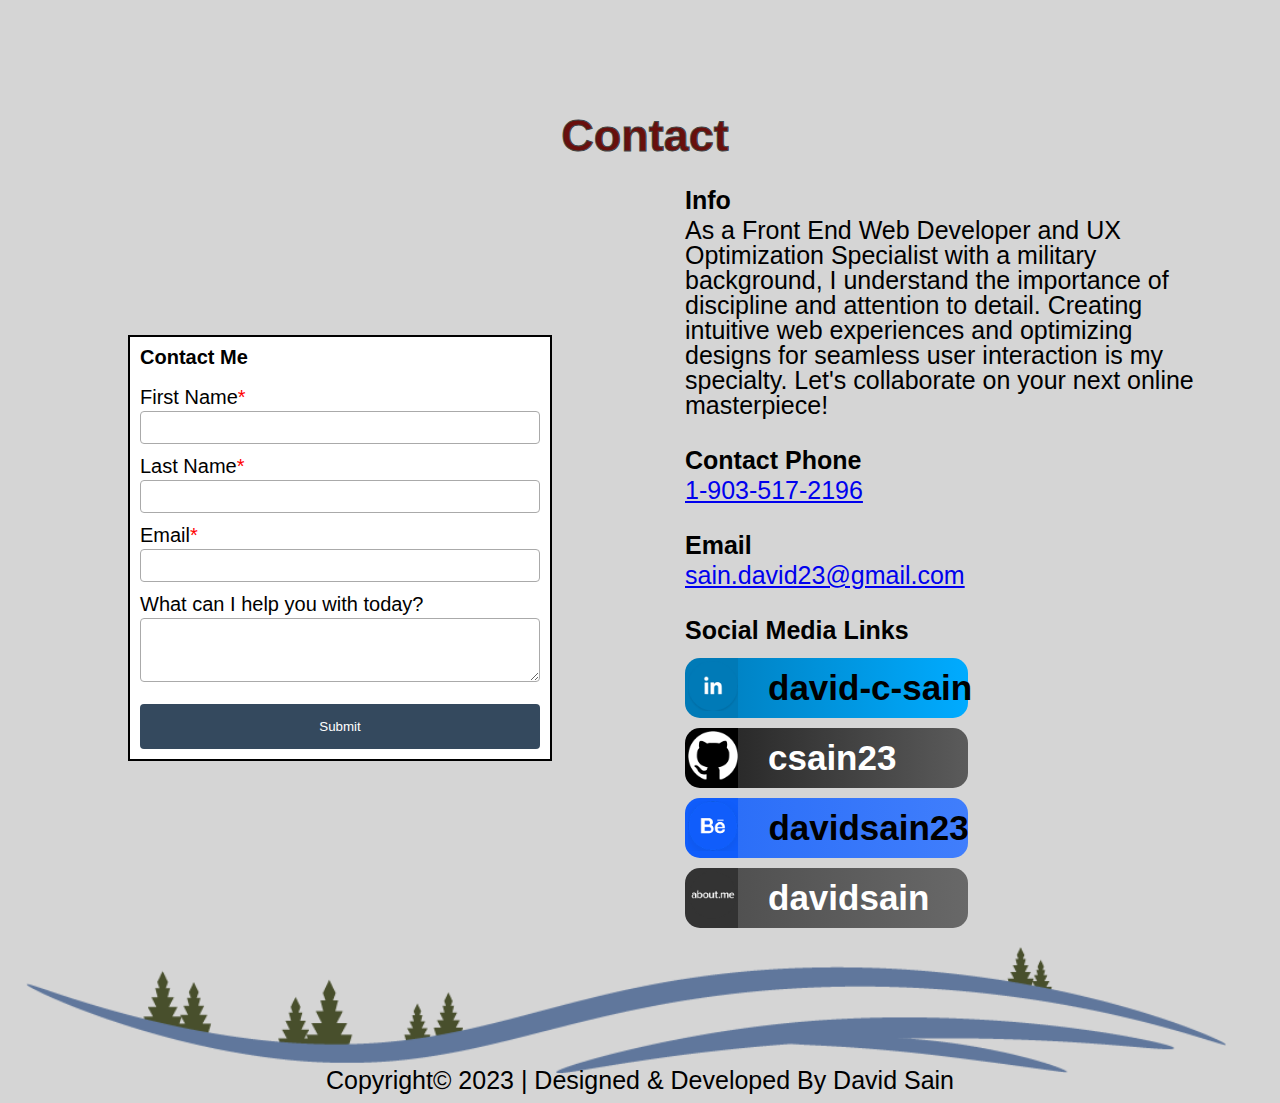
<file: portfolio/projects/bossier_city_rentals.html>
<!doctype html>
<html lang="en">
	
    <head>
        <meta charset="utf-8">
        <title>David Sain | Portfolio</title>
		<link rel="icon" type="image/x-icon" href="../favicon-32x32.png"/>
		<meta name="description" content="20-year Air Force veteran turned front-end web developer. Dependable, professional, and confident in creating intuitive web experiences and optimizing designs for seamless user interaction.">
		<meta name="author" content="David Sain">
        <link href="../styles.css" rel="stylesheet">
		<script async src="../script.js"></script>
		
		<link href="https://fonts.cdnfonts.com/css/mendl-serif-trial" rel="stylesheet">
		<link href="https://fonts.cdnfonts.com/css/copperplate-gothic-light" rel="stylesheet">
		<link href="https://fonts.cdnfonts.com/css/doulos-sil-compact" rel="stylesheet">
	</head>

    <body>
		<div class="wrapper">
			
			<header>
				<div class="header_grid">
                    <div class="div1">
						<img src="../img/logo.png" alt="Logo">
						<img class="mount" src="../img/mount.png" alt="mountain">
                    </div>
                    <nav>
                        <h1 class="hidden">Navigation</h1>
                        <div class="div2">
                            <ul>
                                <li><a href="../index.html">Home</a></li>
                                <li><a href="../index.html#about">About</a></li>
                                <li><a href="../index.html#brand">Brand Identity</a></li>
                                <li><a href="../index.html#portfolio">Portfolio</a></li>
                                <li><a href="../index.html#resume">Resume</a></li>
                                <li><a href="../index.html#contact_area">Contact</a></li>
                            </ul>
						</div>
					</nav>
				</div>
			</header>
			
			<main>
				
				<div class="project_grid">
					<div class="div20">
                        <h1>Bossier City Rentals</h1>
						<p>Bossier City Rentals, a new company based in Bossier City, Louisiana, required a website to inform its potential customers about the equipment available for rent. The website displayed the specifications of each item of equipment, making it easier for customers to choose the equipment that best suits their needs. Moreover, the website also allowed customers to reserve equipment online, providing them with added convenience.</p>
						<img src="img/bc_rentals_site.png" alt="Logo">
                    </div>
                    <div class="div21">
                        <h2>Logo</h2>
						<img src="img/bc_rentals_logo.png" alt="Logo">
					</div>
                    <div class="div22">
                        <h2>Color Palette</h2>
                        <img src="img/bc_rentals_color_palette.png" alt="Color Palette">
                    </div>
                    <div class="div23">
                        <h2>Typefaces</h2>
                        <img src="img/bc_rentals_typeface.png" alt="Typefaces">
                    </div>
				</div>
				
				
				<div class="contact_grid">
                    <div class="div16">
                        <h1>Contact</h1>
                    </div>
                    <div class="div17">
                        <div id="contact">
						<form id="contactForm">
							<h3>Contact Me</h3>
                            <label for="firstName">First Name<span class="required">*</span></label>
                            <input type="text" id="firstName" name="firstName">
                            <label for="lastName">Last Name<span class="required">*</span></label>
                            <input type="text" id="lastName" name="lastName">
                            <label for="email">Email<span class="required">*</span></label>
                            <input type="email" id="email" name="email">
                            <label for="comments">What can I help you with today?</label>
                            <textarea id="comments" name="comments"></textarea>
                            <div id="formErrors"></div>
                            <input type="submit" id="mySubmit" value="Submit">
                        </form>
					</div>
                    </div>
                    <div class="div18">
                        <h2>Info</h2>
                        <p>As a Front End Web Developer and UX Optimization Specialist with a military background, I understand the importance of discipline and attention to detail. Creating intuitive web experiences and optimizing designs for seamless user interaction is my specialty. Let's collaborate on your next online masterpiece!</p>

                        <h2>Contact Phone</h2>
                        <address>
                            <a href="tel:19035172196">1-903-517-2196</a>
                        </address>

                        <h2>Email</h2>
                        <address>
                            <a href="mailto:sain.david23@gmail.com">sain.david23@gmail.com</a>
                        </address>

                        <h2>Social Media Links</h2>
                        <ul>
                            <li>
                                <button class="button_start button_1" onclick=" window.open('https://www.linkedin.com/in/david-c-sain','_blank')"><img src="../img/linkedin.png" alt="linkedin"></button>
                                <button class="button_end button_1 linkedin" onclick=" window.open('https://www.linkedin.com/in/david-c-sain','_blank')">david&#x2011;c&#x2011;sain</button>
                            </li>

                            <li>
                                <button class="button_start button_2" onclick=" window.open('https://github.com/csain23','_blank')"><img src="../img/github.png" alt="github"></button>
                                <button class="button_end button_2 github" onclick=" window.open('https://github.com/csain23','_blank')">csain23</button>
                            </li>
                            <li>
                                <button class="button_start button_3" onclick=" window.open('https://www.behance.net/davidsain23','_blank')"><img src="../img/behance.png" alt="behance"></button>
                                <button class="button_end button_3 behance" onclick=" window.open('https://www.behance.net/davidsain23','_blank')">davidsain23</button>
                            </li>
                            <li>
                                <button class="button_start button_4" onclick=" window.open('https://about.me/davidsain','_blank')"><img src="../img/about_me.png" alt="aboutme"></button>
                                <button class="button_end button_4 aboutme" onclick=" window.open('https://about.me/davidsain','_blank')">davidsain</button>
                            </li>
                        </ul>
                    </div>
                </div>
			</main>
			
			<footer>
				<div class="footer_grid">
					<h1 class="hidden">Footer</h1>
					<div class="div19">
						<h2 class="hidden">Info</h2>
						<img class="footer_img" src="../img/footer.png" alt="footer">
						<section>Copyright&#169; 2023 | Designed &#38; Developed By David Sain</section>
					</div>
				</div>
			</footer>
			
		</div>
	</body>
	
</html>
</file>
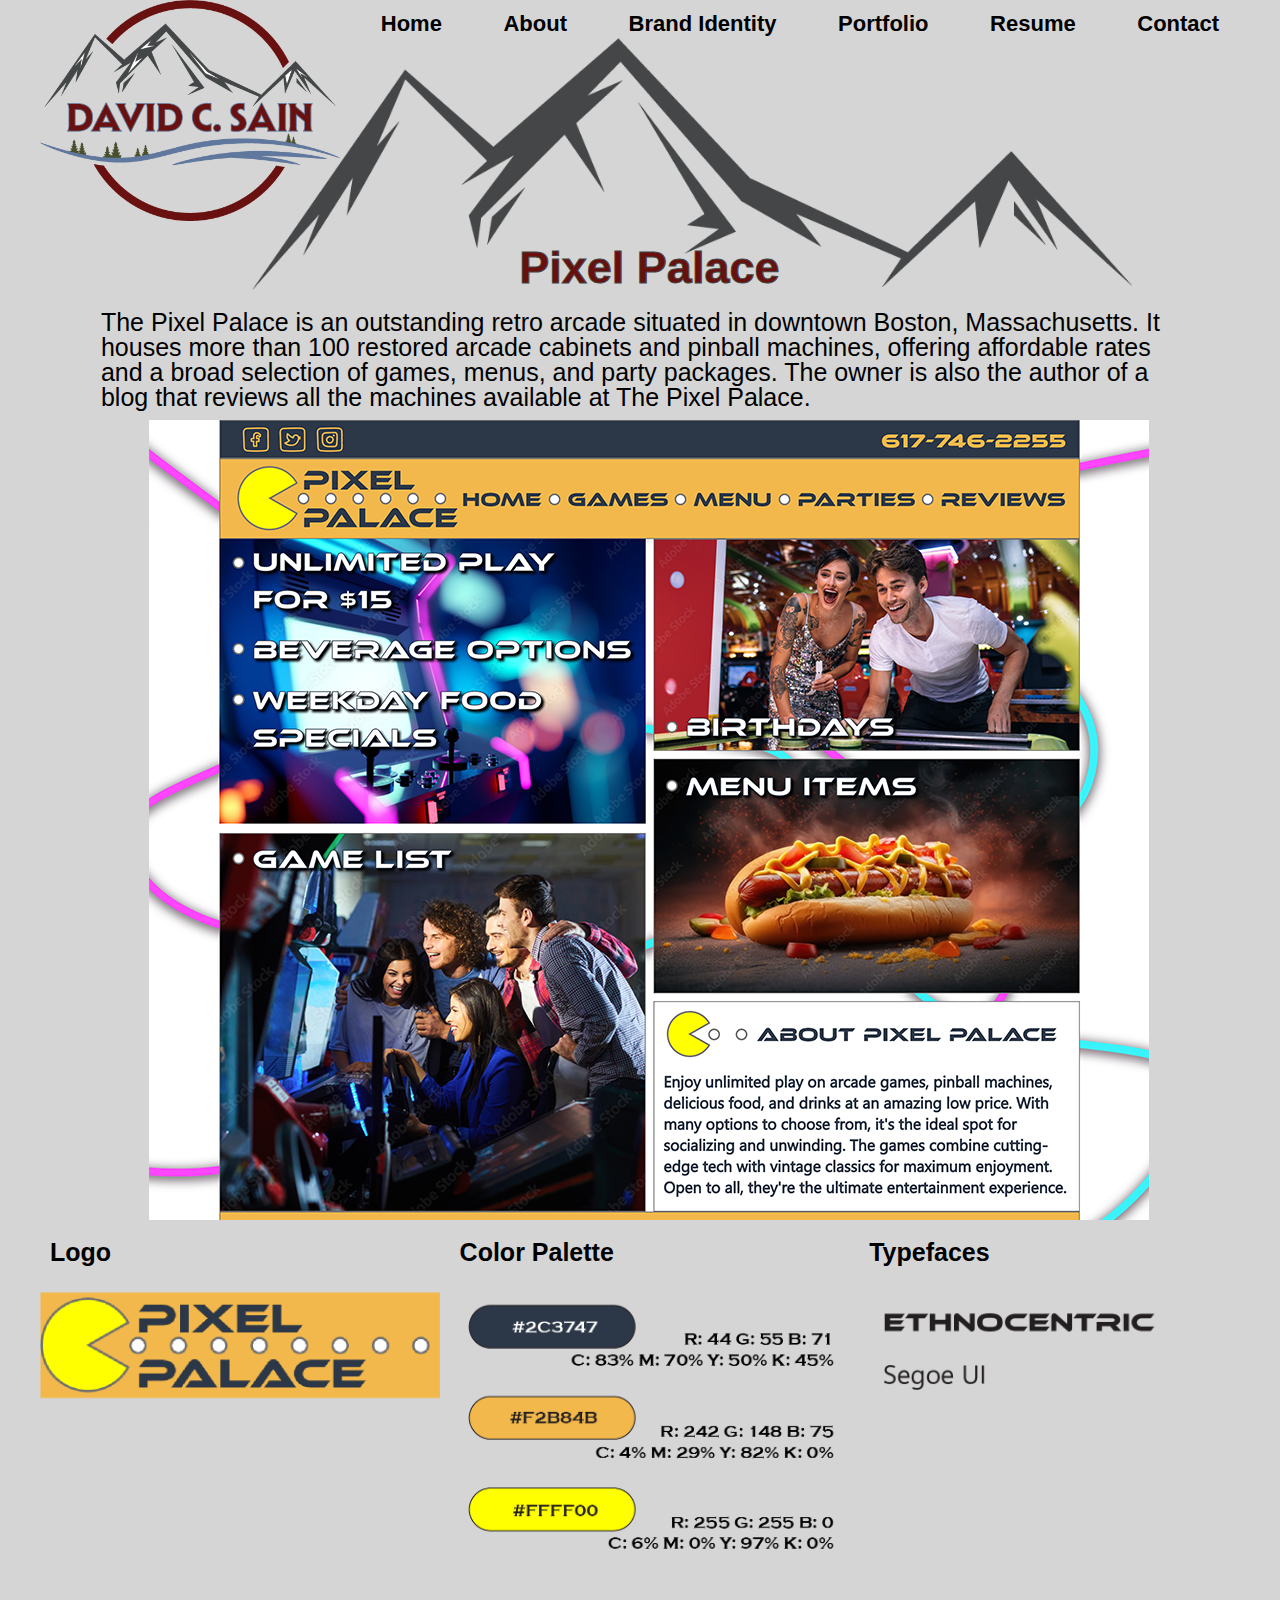
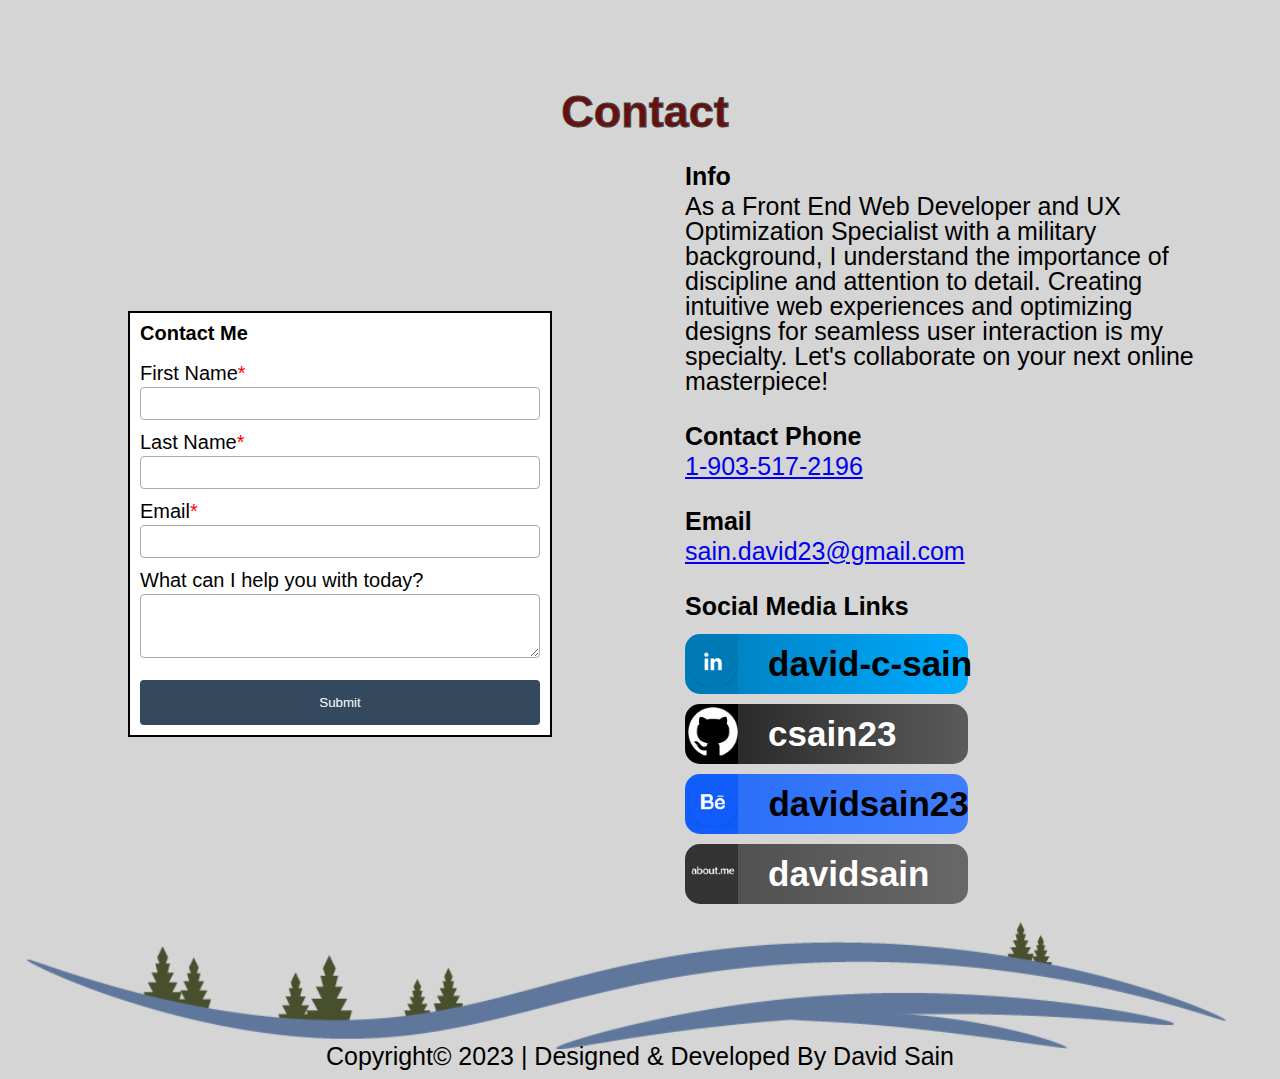
<file: portfolio/projects/pixal_palace.html>
<!doctype html>
<html lang="en">
	
    <head>
        <meta charset="utf-8">
        <title>David Sain | Portfolio</title>
		<link rel="icon" type="image/x-icon" href="../favicon-32x32.png"/>
		<meta name="description" content="20-year Air Force veteran turned front-end web developer. Dependable, professional, and confident in creating intuitive web experiences and optimizing designs for seamless user interaction.">
		<meta name="author" content="David Sain">
        <link href="../styles.css" rel="stylesheet">
		<script async src="../script.js"></script>
		
		<link href="https://fonts.cdnfonts.com/css/mendl-serif-trial" rel="stylesheet">
		<link href="https://fonts.cdnfonts.com/css/copperplate-gothic-light" rel="stylesheet">
		<link href="https://fonts.cdnfonts.com/css/doulos-sil-compact" rel="stylesheet">
	</head>

    <body>
		<div class="wrapper">
			
			<header>
				<div class="header_grid">
                    <div class="div1">
						<img src="../img/logo.png" alt="Logo">
						<img class="mount" src="../img/mount.png" alt="mountain">
                    </div>
                    <nav>
                        <h1 class="hidden">Navigation</h1>
                        <div class="div2">
                            <ul>
                                <li><a href="../index.html">Home</a></li>
                                <li><a href="../index.html#about">About</a></li>
                                <li><a href="../index.html#brand">Brand Identity</a></li>
                                <li><a href="../index.html#portfolio">Portfolio</a></li>
                                <li><a href="../index.html#resume">Resume</a></li>
                                <li><a href="../index.html#contact_area">Contact</a></li>
                            </ul>
						</div>
					</nav>
				</div>
			</header>
			
			<main>
				
				<div class="project_grid">
					<div class="div20">
                        <h1>Pixel Palace</h1>
						<p>The Pixel Palace is an outstanding retro arcade situated in downtown Boston, Massachusetts. It houses more than 100 restored arcade cabinets and pinball machines, offering affordable rates and a broad selection of games, menus, and party packages. The owner is also the author of a blog that reviews all the machines available at The Pixel Palace.</p>
						<img src="img/pp_site.png" alt="Logo">
                    </div>
                    <div class="div21">
                        <h2>Logo</h2>
						<img src="img/pp_logo.png" alt="Logo">
					</div>
                    <div class="div22">
                        <h2>Color Palette</h2>
                        <img src="img/pp_color_palette.png" alt="Color Palette">
                    </div>
                    <div class="div23">
                        <h2>Typefaces</h2>
                        <img src="img/pp_typeface.png" alt="Typefaces">
                    </div>
				</div>
				
				
				<div class="contact_grid">
                    <div class="div16">
                        <h1>Contact</h1>
                    </div>
                    <div class="div17">
                        <div id="contact">
						<form id="contactForm">
							<h3>Contact Me</h3>
                            <label for="firstName">First Name<span class="required">*</span></label>
                            <input type="text" id="firstName" name="firstName">
                            <label for="lastName">Last Name<span class="required">*</span></label>
                            <input type="text" id="lastName" name="lastName">
                            <label for="email">Email<span class="required">*</span></label>
                            <input type="email" id="email" name="email">
                            <label for="comments">What can I help you with today?</label>
                            <textarea id="comments" name="comments"></textarea>
                            <div id="formErrors"></div>
                            <input type="submit" id="mySubmit" value="Submit">
                        </form>
					</div>
                    </div>
                    <div class="div18">
                        <h2>Info</h2>
                        <p>As a Front End Web Developer and UX Optimization Specialist with a military background, I understand the importance of discipline and attention to detail. Creating intuitive web experiences and optimizing designs for seamless user interaction is my specialty. Let's collaborate on your next online masterpiece!</p>

                        <h2>Contact Phone</h2>
                        <address>
                            <a href="tel:19035172196">1-903-517-2196</a>
                        </address>

                        <h2>Email</h2>
                        <address>
                            <a href="mailto:sain.david23@gmail.com">sain.david23@gmail.com</a>
                        </address>

                        <h2>Social Media Links</h2>
                        <ul>
                            <li>
                                <button class="button_start button_1" onclick=" window.open('https://www.linkedin.com/in/david-c-sain','_blank')"><img src="../img/linkedin.png" alt="linkedin"></button>
                                <button class="button_end button_1 linkedin" onclick=" window.open('https://www.linkedin.com/in/david-c-sain','_blank')">david&#x2011;c&#x2011;sain</button>
                            </li>

                            <li>
                                <button class="button_start button_2" onclick=" window.open('https://github.com/csain23','_blank')"><img src="../img/github.png" alt="github"></button>
                                <button class="button_end button_2 github" onclick=" window.open('https://github.com/csain23','_blank')">csain23</button>
                            </li>
                            <li>
                                <button class="button_start button_3" onclick=" window.open('https://www.behance.net/davidsain23','_blank')"><img src="../img/behance.png" alt="behance"></button>
                                <button class="button_end button_3 behance" onclick=" window.open('https://www.behance.net/davidsain23','_blank')">davidsain23</button>
                            </li>
                            <li>
                                <button class="button_start button_4" onclick=" window.open('https://about.me/davidsain','_blank')"><img src="../img/about_me.png" alt="aboutme"></button>
                                <button class="button_end button_4 aboutme" onclick=" window.open('https://about.me/davidsain','_blank')">davidsain</button>
                            </li>
                        </ul>
                    </div>
                </div>
			</main>
			
			<footer>
				<div class="footer_grid">
					<h1 class="hidden">Footer</h1>
					<div class="div19">
						<h2 class="hidden">Info</h2>
						<img class="footer_img" src="../img/footer.png" alt="footer">
						<section>Copyright&#169; 2023 | Designed &#38; Developed By David Sain</section>
					</div>
				</div>
			</footer>
			
		</div>
	</body>
	
</html>
</file>
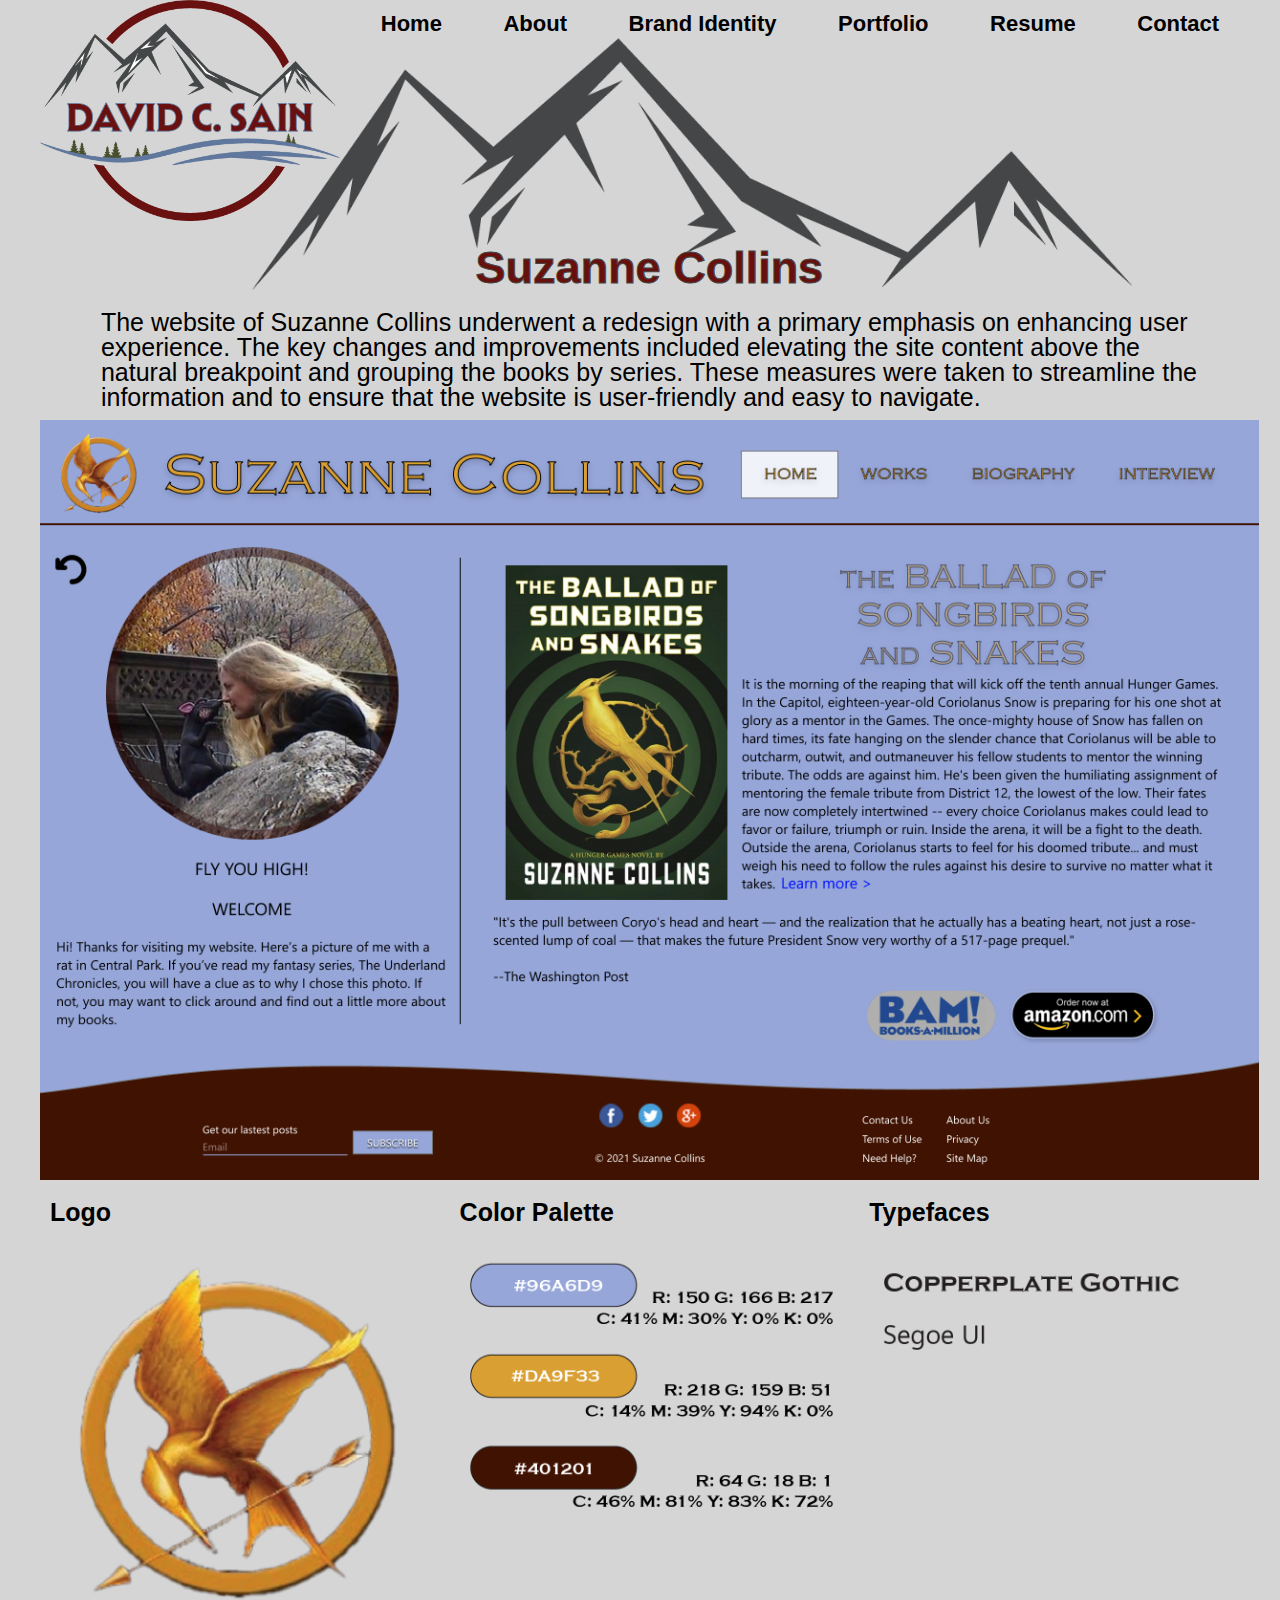
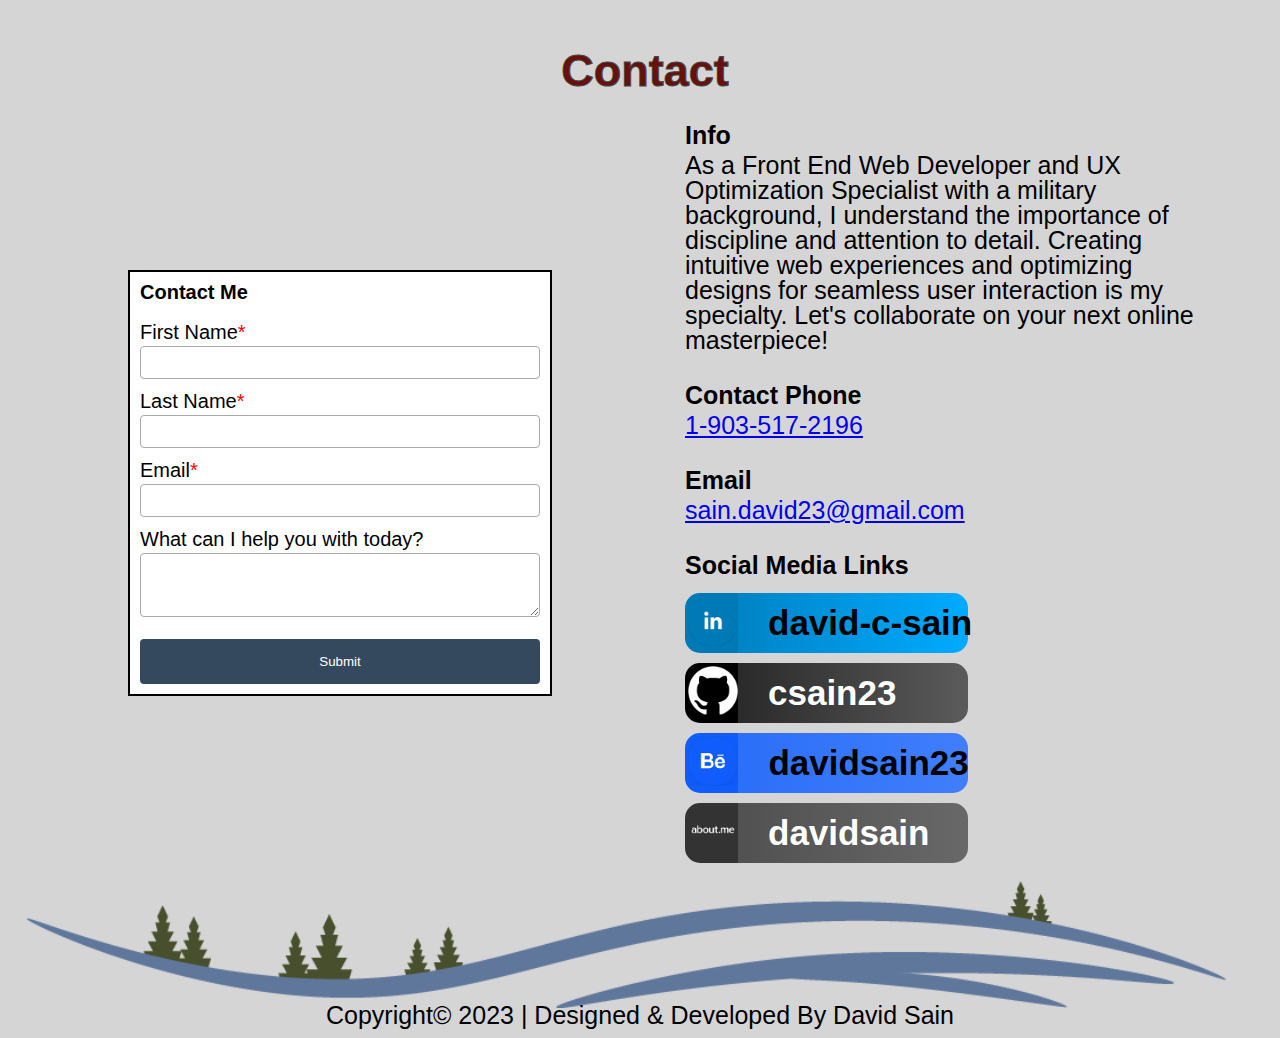
<file: portfolio/projects/suzanne_collins.html>
<!doctype html>
<html lang="en">
	
    <head>
        <meta charset="utf-8">
        <title>David Sain | Portfolio</title>
		<link rel="icon" type="image/x-icon" href="../favicon-32x32.png"/>
		<meta name="description" content="20-year Air Force veteran turned front-end web developer. Dependable, professional, and confident in creating intuitive web experiences and optimizing designs for seamless user interaction.">
		<meta name="author" content="David Sain">
        <link href="../styles.css" rel="stylesheet">
		<script async src="../script.js"></script>
		
		<link href="https://fonts.cdnfonts.com/css/mendl-serif-trial" rel="stylesheet">
		<link href="https://fonts.cdnfonts.com/css/copperplate-gothic-light" rel="stylesheet">
		<link href="https://fonts.cdnfonts.com/css/doulos-sil-compact" rel="stylesheet">
	</head>

    <body>
		<div class="wrapper">
			
			<header>
				<div class="header_grid">
                    <div class="div1">
						<img src="../img/logo.png" alt="Logo">
						<img class="mount" src="../img/mount.png" alt="mountain">
                    </div>
                    <nav>
                        <h1 class="hidden">Navigation</h1>
                        <div class="div2">
                            <ul>
                                <li><a href="../index.html">Home</a></li>
                                <li><a href="../index.html#about">About</a></li>
                                <li><a href="../index.html#brand">Brand Identity</a></li>
                                <li><a href="../index.html#portfolio">Portfolio</a></li>
                                <li><a href="../index.html#resume">Resume</a></li>
                                <li><a href="../index.html#contact_area">Contact</a></li>
                            </ul>
						</div>
					</nav>
				</div>
			</header>
			
			<main>
				
				<div class="project_grid">
					<div class="div20">
                        <h1>Suzanne Collins</h1>
						<p>The website of Suzanne Collins underwent a redesign with a primary emphasis on enhancing user experience. The key changes and improvements included elevating the site content above the natural breakpoint and grouping the books by series. These measures were taken to streamline the information and to ensure that the website is user-friendly and easy to navigate.</p>
						<img src="img/sc_site.png" alt="Logo">
                    </div>
                    <div class="div21">
                        <h2>Logo</h2>
						<img src="img/sc_logo.png" alt="Logo">
					</div>
                    <div class="div22">
                        <h2>Color Palette</h2>
                        <img src="img/sc_color_palette.png" alt="Color Palette">
                    </div>
                    <div class="div23">
                        <h2>Typefaces</h2>
                        <img src="img/sc_typeface.png" alt="Typefaces">
                    </div>
				</div>
				
				
				<div class="contact_grid">
                    <div class="div16">
                        <h1>Contact</h1>
                    </div>
                    <div class="div17">
                        <div id="contact">
						<form id="contactForm">
							<h3>Contact Me</h3>
                            <label for="firstName">First Name<span class="required">*</span></label>
                            <input type="text" id="firstName" name="firstName">
                            <label for="lastName">Last Name<span class="required">*</span></label>
                            <input type="text" id="lastName" name="lastName">
                            <label for="email">Email<span class="required">*</span></label>
                            <input type="email" id="email" name="email">
                            <label for="comments">What can I help you with today?</label>
                            <textarea id="comments" name="comments"></textarea>
                            <div id="formErrors"></div>
                            <input type="submit" id="mySubmit" value="Submit">
                        </form>
					</div>
                    </div>
                    <div class="div18">
                        <h2>Info</h2>
                        <p>As a Front End Web Developer and UX Optimization Specialist with a military background, I understand the importance of discipline and attention to detail. Creating intuitive web experiences and optimizing designs for seamless user interaction is my specialty. Let's collaborate on your next online masterpiece!</p>

                        <h2>Contact Phone</h2>
                        <address>
                            <a href="tel:19035172196">1-903-517-2196</a>
                        </address>

                        <h2>Email</h2>
                        <address>
                            <a href="mailto:sain.david23@gmail.com">sain.david23@gmail.com</a>
                        </address>

                        <h2>Social Media Links</h2>
                        <ul>
                            <li>
                                <button class="button_start button_1" onclick=" window.open('https://www.linkedin.com/in/david-c-sain','_blank')"><img src="../img/linkedin.png" alt="linkedin"></button>
                                <button class="button_end button_1 linkedin" onclick=" window.open('https://www.linkedin.com/in/david-c-sain','_blank')">david&#x2011;c&#x2011;sain</button>
                            </li>

                            <li>
                                <button class="button_start button_2" onclick=" window.open('https://github.com/csain23','_blank')"><img src="../img/github.png" alt="github"></button>
                                <button class="button_end button_2 github" onclick=" window.open('https://github.com/csain23','_blank')">csain23</button>
                            </li>
                            <li>
                                <button class="button_start button_3" onclick=" window.open('https://www.behance.net/davidsain23','_blank')"><img src="../img/behance.png" alt="behance"></button>
                                <button class="button_end button_3 behance" onclick=" window.open('https://www.behance.net/davidsain23','_blank')">davidsain23</button>
                            </li>
                            <li>
                                <button class="button_start button_4" onclick=" window.open('https://about.me/davidsain','_blank')"><img src="../img/about_me.png" alt="aboutme"></button>
                                <button class="button_end button_4 aboutme" onclick=" window.open('https://about.me/davidsain','_blank')">davidsain</button>
                            </li>
                        </ul>
                    </div>
                </div>
			</main>
			
			<footer>
				<div class="footer_grid">
					<h1 class="hidden">Footer</h1>
					<div class="div19">
						<h2 class="hidden">Info</h2>
						<img class="footer_img" src="../img/footer.png" alt="footer">
						<section>Copyright&#169; 2023 | Designed &#38; Developed By David Sain</section>
					</div>
				</div>
			</footer>
			
		</div>
	</body>
	
</html>
</file>
<file: style.css>
@charset "utf-8";
/* CSS Document */

/* http://meyerweb.com/eric/tools/css/reset/ 
   v2.0 | 20110126
   License: none (public domain)
*/

html, body, div, span, applet, object, iframe,
h1, h2, h3, h4, h5, h6, p, blockquote, pre,
a, abbr, acronym, address, big, cite, code,
del, dfn, em, img, ins, kbd, q, s, samp,
small, strike, strong, sub, sup, tt, var,
b, u, i, center,
dl, dt, dd, ol, ul, li,
fieldset, form, label, legend,
table, caption, tbody, tfoot, thead, tr, th, td,
article, aside, canvas, details, embed, 
figure, figcaption, footer, header, hgroup, 
menu, nav, output, ruby, section, summary,
time, mark, audio, video {
	margin: 0;
	padding: 0;
	border: 0;
	font-size: 100%;
	font: inherit;
	vertical-align: baseline;
}
/* HTML5 display-role reset for older browsers */
article, aside, details, figcaption, figure, 
footer, header, hgroup, menu, nav, section {
	display: block;
}
body {
	line-height: 1;
}
ol, ul {
	list-style: none;
}
blockquote, q {
	quotes: none;
}
blockquote:before, blockquote:after,
q:before, q:after {
	content: '';
	content: none;
}
table {
	border-collapse: collapse;
	border-spacing: 0;
}

/*---CSS reset complete---*/

h1 {
	font-size: 45px;
}

p {
	color: red;
}
</file>
<file: portfolio/styles.css>
@charset "utf-8";
/*--- David Sain - 10/20/2023---*/
/* CSS Document */

/* http://meyerweb.com/eric/tools/css/reset/ 
   v2.0 | 20110126
   License: none (public domain)
*/

html, body, div, span, applet, object, iframe,
h1, h2, h3, h4, h5, h6, p, blockquote, pre,
a, abbr, acronym, address, big, cite, code,
del, dfn, em, img, ins, kbd, q, s, samp,
small, strike, strong, sub, sup, tt, var,
b, u, i, center,
dl, dt, dd, ol, ul, li,
fieldset, form, label, legend,
table, caption, tbody, tfoot, thead, tr, th, td,
article, aside, canvas, details, embed, 
figure, figcaption, footer, header, hgroup, 
menu, nav, output, ruby, section, summary,
time, mark, audio, video {
	margin: 0;
	padding: 0;
	border: 0;
	font-size: 100%;
	font: inherit;
	vertical-align: baseline;
}
/* HTML5 display-role reset for older browsers */
article, aside, details, figcaption, figure, 
footer, header, hgroup, menu, nav, section {
	display: block;
}
body {
	line-height: 1;
}
ol, ul {
	list-style: none;
}
blockquote, q {
	quotes: none;
}
blockquote:before, blockquote:after,
q:before, q:after {
	content: '';
	content: none;
}
table {
	border-collapse: collapse;
	border-spacing: 0;
}

/*---CSS reset complete---*/

body {
	background-color: #D5D5D5;
	font-family: 'Doulos SIL Compact', sans-serif;
	font-size: 25px;
}

.hidden {
    display: none;
}

nav a{
	font-family: 'Copperplate Gothic Light', sans-serif;
	font-weight: 600;
	text-decoration: none;
	color: #000000;
	font-size: 22px;
}

ul {
	display: flex;
	max-width: 100%;
	justify-content: space-around;
	margin-top: 10px;
}

h1 {
	padding: 10px;
	font-family: 'Mendl Serif Trial', sans-serif;
	font-size: 45px;
	font-weight: 700;
	color: #690F0C;
	-webkit-text-stroke-width: 1px; 
	-webkit-text-stroke-color: #434647;
}

h2 {
	font-family: 'Mendl Serif Trial', sans-serif;
	font-size: 25px;
	font-weight: 600;
	padding: 10px;
}

h3 {
	font-family: 'Mendl Serif Trial', sans-serif;
	font-size: 20px;
	font-weight: 600;
	padding-bottom: 20px;
}

button {
	font-family: 'Mendl Serif Trial', sans-serif;
	font-size: 16px;
	font-weight: 600;
	cursor: pointer;
}
img {
  max-width: 100%;
}


/*---grid setup---*/
/*---HEADER---*/
.header_grid {  
    display: grid;
    max-width: 1200px;
	margin: auto;
    grid-template-columns: 25% 75%;
    grid-template-rows: auto auto;
    gap: 10px 10px;
    grid-auto-flow: row;
    grid-template-areas:
      "div1 div2";
}
.div1 { grid-area: div1; }
.div2 { grid-area: div2; }

.mount {
	position: absolute;
    top: 46px;
/*    right: 50%;*/
	transform: translate(-10%, -3%);
    width: 880px;
	z-index: -1;
	
}

/*---ABOUT---*/
.about_grid {  
    display: grid;
    max-width: 1200px;
	margin: auto;
    grid-template-columns: 60% 40%;
    grid-template-rows: auto auto;
    gap: 10px 10px;
    grid-auto-flow: row;
    grid-template-areas:
		"div3 div3"
		"div4 div5";
	align-items: center;
	justify-items: center;
}
.div3 { grid-area: div3; }
.div4 { grid-area: div4;
		display: flex;
		justify-content: center;
		flex-wrap: wrap;}
.div4 p {
	margin: auto;
    width: 90%;
    padding: 10px;
}
.div4 button {
	margin: 10px 15px 25px 15px;
	padding: 5px;
	font-size: 20px;
}
.div5 { grid-area: div5; }


/*---BRAND---*/
.brand_grid {  
    display: grid;
    max-width: 1200px;
    margin: auto;
    grid-template-columns: 35% 28% 35%;
    grid-template-rows: auto auto;
    gap: 10px 10px;
    grid-auto-flow: row;
    grid-template-areas:
      "div6 div6 div6"
      "div7 div8 div10"
      "div7 div9 div10";
    align-items: center;
    justify-items: center;
}

.div6 { grid-area: div6; }
.div7 { grid-area: div7; }
.div8 { grid-area: div8; }
.div9 { grid-area: div9; }
.div10 { grid-area: div10; }


/*---PORTFOLIO---*/
.portfolio_grid {  
    display: grid;
    max-width: 1200px;
    margin: auto;
    grid-template-columns: 100%;
    grid-template-rows: auto auto;
    gap: 10px 10px;
    grid-auto-flow: row;
    grid-template-areas:
    "div11"
    "div12";
    align-items: center;
	justify-items: center;
}

.div11 { grid-area: div11; }
.div12 { grid-area: div12; }

.portfolio_grid h2 {
	font-size: 30px;
}


/*---RESUME---*/
.resume_grid {  
    display: grid;
    max-width: 1200px;
    margin: auto;
    grid-template-columns: 60% 40%;
    grid-template-rows: auto auto;
    gap: 10px 10px;
    grid-auto-flow: row;
    grid-template-areas:
      "div13 div13"
      "div14 div15";
    align-items: center;
	justify-items: center;
}

.div13 { grid-area: div13; }
.div14 { grid-area: div14; }
.div14 p{
	margin: auto;
	width: 90%;
	padding: 10px;
}
.div15 { grid-area: div15; }


/*---CONTACT---*/
.contact_grid {  
    display: grid;
    max-width: 1200px;
    margin: auto;
    grid-template-columns: 50% 50%;
    grid-template-rows: auto auto;
    gap: 10px 10px;
    grid-auto-flow: row;
    grid-template-areas:
    "div16 div16"
    "div17 div18";
	align-items: center;
	justify-items: center;
}

.div16 { grid-area: div16; }
.div17 { grid-area: div17; }
.div18 { grid-area: div18; }

.div18 {
	margin: auto;
	width: 90%;
	padding: 10px;
}

.div18 h2,p,address {
	margin: 0px 0px 30px 5px;
}

.div18 h2 {
	padding: 0px;
	margin: 0px 0px 5px 5px;

}

.div18 ul {
	display: flex;
    max-width: 100%;
    margin-top: 10px;
    flex-direction: column;
}
.div18 li {
	margin: 5px;
	display: flex;
}

/*Form Start*/

form {
	border: 2px solid #000000;
	margin-bottom: 25px;
	background: #FFFFFF;
}

form, textarea{
    display: flex;
    align-items: flex-start;
    flex-direction: column;
	font-family: 'Doulos SIL Compact', sans-serif;
	font-size: 20px;
    padding: 10px;
    width: 400px;
}

input[type=text], input[type=email], input[type=comments], textarea {
    width: 400px;
    padding: 8px;
    margin-top: 4px;
    margin-bottom: 12px;
    border: 1px solid #aaa;
    border-radius: 4px;
    box-sizing: border-box;
}

textarea{
	background-color: #FFFFFF;
}

input[type=submit] {
	width: 100%;
    color: white;
    background-color: #34495E;
    padding: 15px;
    margin-top: 10px;
    border: none;
    border-radius: 4px;
    cursor: pointer;
}

input[type=submit]:hover {
    background-color: #07d;
}

input.error {
    border: 2px solid red;
}

form button {
	border-radius: 10px;
    cursor: pointer;
    font-size: 20px;
    text-shadow: 1px 1px 0px #000000;
	text-decoration: none;
    color: #FFFFFF;
}

.required {
	color: red;
}

/*Form End*/

.button_start ,.button_end {
	border: 0px;
}

.button_start {
	margin: 0px 0px 0px 0px;
	padding: 3px 3px 3px 3px;
	border-radius: 15px 0px 0px 15px;
}

.button_end {
	margin: 0px 0px 0px -3px;
	padding: 0px 200px 0px 30px;
	max-width: 40px;
	font-size: 35px;
	border-radius: 0px 15px 15px 0px;
}

.button_1 {
	background-color: #007AB7;	
}

.button_2 {
	background-color: #000000;
	color: #FFFFFF;
}

.button_3 {
	background-color: #105DFB;
}

.button_4 {
	background-color: #333333;
	color: #FFFFFF;
}

.linkedin {
	background: linear-gradient(90deg, #0084C6 0%, #00ABFF 100%);
}

.github {
	background: linear-gradient(90deg, #2A2A2A 0%, #5B5B5B 100%);
}

.behance {
	background: linear-gradient(90deg, #2C6FF8 0%, #407EFC 100%);
}

.aboutme {
	background: linear-gradient(90deg, #515151 0%, #686868 100%);
}

button img {
	max-height: 50px;
}

/*---FOOTER---*/
.footer_grid {  
  display: grid;
  max-width: 1200px;
	margin: auto;
  grid-template-columns: 100%;
  grid-template-rows: auto auto;
  gap: 10px 10px;
  grid-auto-flow: row;
  grid-template-areas:
    "div19";
		align-items: center;
	justify-items: center;
}

.div19 { grid-area: div19; }

footer{
	position: relative;
	margin-top: 125px;
}

.footer_img {
	position: absolute;
    bottom: 30px;
	transform: translate(-25%, 0%);
    width: 1200px;
	z-index: -1;
	
}

/*---PROJECT---*/
.project_grid {  
    display: grid;
    max-width: 1200px;
    margin: auto;
    grid-template-columns: 33.3% 33.3% 33.3%;
    grid-template-rows: auto auto;
    gap: 10px 10px;
    grid-auto-flow: row;
    grid-template-areas:
      "div20 div20 div20"
      "div21 div22 div23";
    align-items: center;
    justify-items: center;
}

.div20 { grid-area: div20;
        display: flex;
		justify-content: center;
		flex-wrap: wrap;}
.div21 { grid-area: div21; }
.div22 { grid-area: div22; }
.div23 { grid-area: div23; }


.div20 p {
	margin: auto;
    width: 90%;
    padding: 10px;
}



/*slider start*/
.ism-slider > ol, .ism-slider > ol > li, .ism-slider > ol > li > img { width: 100%; list-style: none; margin: 0; padding: 0; }
.ism-slider {
  overflow: hidden;
  position: relative;
  padding: 0 !important;
  -webkit-user-select: none;
  -khtml-user-select: none;
  -moz-user-select: none;
  -ms-user-select: none;
  user-select: none;
  cursor: default;
  z-index: 2;
  background-color: rgba(0, 0, 0, 0.1);
  -webkit-animation: ism-fadein 3s;
  -webkit-background-clip: padding-box;
  -moz-background-clip: padding;
  background-clip: padding-box;
}
@-webkit-keyframes ism-fadein {
  from { opacity: 0; }
  to { opacity: 1; }
}
@-webkit-keyframes ism-loading {
  50% { left: 120px; }
}

.ism-slider .ism-slides {
  list-style: none;
  position: absolute;
  height: 100%;
  top: 0;
  padding: 0 !important;
  margin-top: 0;
  margin-bottom: 0;
  z-index: 1;
}

.ism-slider li.ism-slide {
  height: 100%;
  overflow: hidden;
  position: absolute;
  display: block;
  top: 0;
  bottom: 0;
  margin: 0 !important;
  padding: 0 !important;
  background-color: #d5d5d5;
  text-align: center;
}

.ism-slider .ism-img-frame {
  display: block;
  position: absolute;
  width: 100%;
  height: 100%;
}

.ism-slider a.ism-image-link {
  position: absolute;
  color: inherit;
  text-decoration: none;
  display: block;
  top: 0;
  left: 0;
  width: 100%;
  height: 100%;
}

.ism-slider .ism-img {
  display: block;
  border: none;
  position: absolute;
  pointer-events: none;
}

.ism-button, .ism-pause-button {
  position: absolute;
  display: block;
  -webkit-box-sizing: border-box; -moz-box-sizing: border-box; box-sizing: border-box;
  border: none;
  outline: none;
  text-align:center;
  z-index: 6;
  cursor: pointer;
  padding: 0;
  background-repeat: no-repeat;
  background-position: center center;
}

.ism-pause-button {
  display: none;
  left: 50%;
}

.ism-slider:hover .ism-pause-button {
  display: block;
}

.ism-caption {
    -webkit-box-sizing: border-box; -moz-box-sizing: border-box; box-sizing: border-box;
    padding: 0 1em;
    text-shadow: none;
    line-height: 1.2em;
    width: auto;
    height: auto;
    text-align: center;
    visibility: hidden;
}

a.ism-image-link .ism-caption, a.ism-caption {
  text-decoration: none;
  font-weight: normal;
}

a.ism-caption:hover {
  text-decoration: underline;
}

.ism-caption-0 {
  z-index: 3;
}

.ism-caption-1 {
  z-index: 4;
}

.ism-caption-2 {
  z-index: 5;
}

.ism-radios {
  margin: 0;
  padding: 0;
  list-style: none;
  color: #fff;
  font-size: 1px;
}

.ism-slider .ism-radios {
  position: absolute;
  -webkit-box-sizing: border-box; -moz-box-sizing: border-box; box-sizing: border-box;
  z-index: 6;
  bottom: 5px;
  left: 0;
  right: 0;
  width: auto;
  background-color: rgba(255, 255, 255, 0.0);
  padding: 0 7px;
  height: 0;
  overflow: visible;
}

.ism-slider .ism-radios.ism-radios-as-thumbnails {
  bottom: 5px;
}

.ism-radios li {
  position: relative;
  display: inline-block;
  margin: 0 3px;
  padding: 0;
}

.ism-radios input.ism-radio {
  display: none;
}

.ism-radios label {
  display: block;
  -webkit-box-sizing: border-box; -moz-box-sizing: border-box; box-sizing: border-box;
  margin: 0;
  text-decoration: none;
  cursor: pointer;
}

.ism-radios-as-thumbnails label {
  -webkit-background-size: 120% auto; -moz-background-size: 120% auto; -o-background-size: 120% auto; background-size: 120% auto;
  background-position: center center;
  background-repeat: no-repeat;
  border: 2px solid rgba(255, 255, 255, 0.6);
  opacity: 0.8;
}

.ism-radios-as-thumbnails label:hover {
  border: 2px solid #fff;
  opacity: 1;
}

.ism-radios-as-thumbnails li.active label {
  border: 2px solid rgba(255, 255, 255, 1.0);
  opacity: 1;
}

p.ism-badge {
  margin: 0 auto;
  text-align: right;
  font-size: 10px;
  padding-top: 1px;
  color: #ccc;
  font-family: sans-serif;
  font-weight: normal;
}

p.ism-badge a.ism-link {
  color: inherit;
  text-decoration: none;
  margin-right: 0.25em;
}

p.ism-badge a.ism-link:hover {
  color: #aaa;
  text-decoration: underline;
}

.ism-zoom-in {
  -webkit-animation: zoomin 0.81s linear 1;
  animation: zoomin 0.81s linear 1;
}

@-webkit-keyframes zoomin {
  0% { -webkit-transform: scale(1.0); transform: scale(1.0); }
  100% { -webkit-transform: scale(3.0); transform: scale(3.0); }
}
@keyframes zoomin {
  0% { -webkit-transform: scale(1.0); transform: scale(1.0); }
  100% { -webkit-transform: scale(3.0); transform: scale(3.0); }
}

@-webkit-keyframes fadein {
  0% { opacity: 0; }
 100% { opacity: 1; }
}
@keyframes fadein {
  0% { opacity: 0; }
 100% { opacity: 1; }
}

@-webkit-keyframes slidein {
  0% { -webkit-transform: translate(-1200px, 0); transform: translate(-1200px, 0); }
  100% { -webkit-transform: translate(0, 0); transform: translate(0, 0); }
}
@keyframes slidein {
  0% { -webkit-transform: translate(-1200px, 0); transform: translate(-1200px, 0); }
  100% { -webkit-transform: translate(0, 0); transform: translate(0, 0); }
}

@-webkit-keyframes popin {
  50% { -webkit-transform: scale(1.2); transform: scale(1.2); }
}
@keyframes popin {
  50% { -webkit-transform: scale(1.2); transform: scale(1.2); }
}

.ism-zoom-pan {
  -webkit-animation: zoompan 20.0s linear 1;
  animation: zoompan 20.0s linear 1;
}
@-webkit-keyframes zoompan {
  0% { -webkit-transform: translate(0, 0) scale(1.0); transform: translate(0, 0) scale(1.0); }
  50% { -webkit-transform: translate(-5%, -5%) scale(1.3); transform: translate(-5%, -5%) scale(1.3); }
  100% { -webkit-transform: translate(0, 0) scale(1.0); transform: translate(0, 0) scale(1.0); }
}
@keyframes zoompan {
  0% { -webkit-transform: translate(0, 0) scale(1.0); transform: translate(0, 0) scale(1.0); }
  50% { -webkit-transform: translate(-5%, -5%) scale(1.3); transform: translate(-5%, -5%) scale(1.3); }
  100% { -webkit-transform: translate(0, 0) scale(1.0); transform: translate(0, 0) scale(1.0); }
}

.ism-zoom-rotate {
  -webkit-animation: zoomrotate 20.0s linear 1;
  animation: zoomrotate 20.0s linear 1;
}
@-webkit-keyframes zoomrotate {
  0% { -webkit-transform: rotate(0) scale(1.0); transform: rotate(0) scale(1.0); }
  50% { -webkit-transform: rotate(-5deg) scale(1.3); transform: rotate(-5deg) scale(1.3); }
  100% { -webkit-transform: rotate(0) scale(1.0); transform: rotate(0) scale(1.0); }
}
@keyframes zoomrotate {
  0% { -webkit-transform: rotate(0) scale(1.0); transform: rotate(0) scale(1.0); }
  50% { -webkit-transform: rotate(-5deg) scale(1.3); transform: rotate(-5deg) scale(1.3); }
  100% { -webkit-transform: rotate(0) scale(1.0); transform: rotate(0) scale(1.0); }
}
/* SLIDER */

#my-slider {
    width: 1000px;
    -webkit-border-radius: 5px; border-radius: 5px; 
}

#my-slider-ism-badge {
    width: 1000px;
}

#my-slider:before {
    content: ''; display: block; padding-top: 60%;
}

#my-slider .ism-frame {
    position: absolute; top: 0; bottom: 0; left: 0; width: 100%;
}

#my-slider .ism-button {
    display: block;
    border-radius: 30px;
    width: 60px; height: 60px; background-size: 16px 16px; top: 50%; margin-top: -30px;
    color: #fff; background-color: rgba(0, 0, 0, 0.3);
	visibility: visible;
}

#my-slider .ism-button-prev {
    background-image: url([data-uri]);
    left: 10px;
}

#my-slider .ism-button-next {
    background-image: url([data-uri]);
    right: 10px;
}

#my-slider .ism-pause-button {
    width: 60px; height: 60px; background-size: 16px 16px; top: 50%; margin-top: -30px; border-radius: 30px; margin-left: -30px;
    color: #fff; background-color: rgba(0, 0, 0, 0.3); background-image: url([data-uri]);
}

#my-slider .ism-pause-button.ism-play {
    background-image: url([data-uri]);
}

#my-slider .ism-button:hover {
    background-color: rgba(0, 0, 0, 0.6);
}

#my-slider .ism-pause-button:hover {
    background-color: rgba(0, 0, 0, 0.6);
}

#my-slider .ism-radios {
    display: block;
    height: 20px;
    text-align: center;
}

#my-slider .ism-radios label {
    width: 20px; height: 20px;
    border-radius: 10px;
    color: #000; background-color: rgba(0, 0, 0, 0.2); border: 2px solid rgba(255, 255, 255, 0.7);
}

#my-slider .ism-radios li.active label {
    background-color: rgba(255, 255, 255, 1.0);
}

#my-slider .ism-radios label:hover {
    border: 2px solid rgba(255, 255, 255, 1.0);
}


/* SLIDES */

#my-slider .ism-slide-0 .ism-img-frame {
    width: 100%;
}

#my-slider .ism-slide-0 .ism-img {
    width: 100%;
    top: 50%; -webkit-transform: translateY(-50%); -moz-transform: translateY(-50%); -ms-transform: translateY(-50%); transform: translateY(-50%);
}

#my-slider .ism-slide-1 .ism-img-frame {
    width: 100%;
}

#my-slider .ism-slide-1 .ism-img {
    width: 100%;
    top: 50%; -webkit-transform: translateY(-50%); -moz-transform: translateY(-50%); -ms-transform: translateY(-50%); transform: translateY(-50%);
}

#my-slider .ism-slide-2 .ism-img-frame {
    width: 100%;
}

#my-slider .ism-slide-2 .ism-img {
    width: 100%;
    top: 50%; -webkit-transform: translateY(-50%); -moz-transform: translateY(-50%); -ms-transform: translateY(-50%); transform: translateY(-50%);
}

#my-slider .ism-slide-3 .ism-img-frame {
    width: 100%;
}

#my-slider .ism-slide-3 .ism-img {
    width: 100%;
    top: 50%; -webkit-transform: translateY(-50%); -moz-transform: translateY(-50%); -ms-transform: translateY(-50%); transform: translateY(-50%);
}

#my-slider .ism-slide-4 .ism-img-frame {
    width: 100%;
}

#my-slider .ism-slide-4 .ism-img {
    width: 100%;
    top: 50%; -webkit-transform: translateY(-50%); -moz-transform: translateY(-50%); -ms-transform: translateY(-50%); transform: translateY(-50%);
}


/* CAPTIONS */

#my-slider .ism-slide-0 .ism-caption-0.ism-caption-anim {
    -webkit-animation: fadein 0.5s; animation: fadein 0.5s;
}

#my-slider .ism-slide-1 .ism-caption-0.ism-caption-anim {
    -webkit-animation: fadein 0.5s; animation: fadein 0.5s;
}
#my-slider .ism-slide-2 .ism-caption-0.ism-caption-anim {
    -webkit-animation: fadein 0.5s; animation: fadein 0.5s;
}
#my-slider .ism-slide-3 .ism-caption-0.ism-caption-anim {
    -webkit-animation: fadein 0.5s; animation: fadein 0.5s;
}
#my-slider .ism-slide-4 .ism-caption-0.ism-caption-anim {
    -webkit-animation: fadein 0.5s; animation: fadein 0.5s;
}

#my-slider .ism-slide-0 .ism-caption-0 {
    font-size: 1em;
    font-family: sans-serif;
    position: absolute; top: 50%;
    left: 0%;
    border-radius: 8px;
    border: none;
    color: #fff; background-color: rgba(0, 0, 0, 0.70);
}

#my-slider .ism-slide-1 .ism-caption-0 {
    font-size: 1em;
    font-family: sans-serif;
    position: absolute; top: 50%;
    left: 0%;
    border-radius: 4px;
    border: none;
    color: #fff; background-color: rgba(0, 0, 0, 0.70);
}


#my-slider .ism-slide-2 .ism-caption-0 {
    font-size: 1em;
    font-family: sans-serif;
    position: absolute; top: 50%;
    left: 0%;
    border-radius: 4px;
    border: none;
    color: #fff; background-color: rgba(0, 0, 0, 0.70);
}

#my-slider .ism-slide-3 .ism-caption-0 {
    font-size: 1em;
    font-family: sans-serif;
    position: absolute; top: 50%;
    left: 0%;
    border-radius: 4px;
    border: none;
    color: #fff; background-color: rgba(0, 0, 0, 0.70);
}

#my-slider .ism-slide-4 .ism-caption-0 {
    font-size: 1em;
    font-family: sans-serif;
    position: absolute; top: 50%;
    left: 0%;
    border-radius: 4px;
    border: none;
    color: #fff; background-color: rgba(0, 0, 0, 0.70);
}

/*slider end*/
</file>
<file: taco_delite/styles.css>
@charset "utf-8";
/*---JS David Sain - 10/06/2023---*/
/* CSS Document */

/* http://meyerweb.com/eric/tools/css/reset/ 
   v2.0 | 20110126
   License: none (public domain)
*/

html, body, div, span, applet, object, iframe,
h1, h2, h3, h4, h5, h6, p, blockquote, pre,
a, abbr, acronym, address, big, cite, code,
del, dfn, em, img, ins, kbd, q, s, samp,
small, strike, strong, sub, sup, tt, var,
b, u, i, center,
dl, dt, dd, ol, ul, li,
fieldset, form, label, legend,
table, caption, tbody, tfoot, thead, tr, th, td,
article, aside, canvas, details, embed, 
figure, figcaption, footer, header, hgroup, 
menu, nav, output, ruby, section, summary,
time, mark, audio, video {
	margin: 0;
	padding: 0;
	border: 0;
	font-size: 100%;
	font: inherit;
	vertical-align: baseline;
}
/* HTML5 display-role reset for older browsers */
article, aside, details, figcaption, figure, 
footer, header, hgroup, menu, nav, section {
	display: block;
}
body {
	line-height: 1;
}
ol, ul {
	list-style: none;
}
blockquote, q {
	quotes: none;
}
blockquote:before, blockquote:after,
q:before, q:after {
	content: '';
	content: none;
}
table {
	border-collapse: collapse;
	border-spacing: 0;
}

/*---CSS reset complete---*/

/*---Header Start---*/

h1, h2, h3, h4 {  
  font-weight: 900;
  color: #000000;
  margin: 0.5em;
}

body {
	font-family: fenwick, sans-serif;
    font-style: normal;
    font-weight: 400;
	color: inherit;
}

.hidden {
    display: none;
}

.container {
    width: 1280px;
	margin: auto;
	background-color: #CE362B;
}

header {
	position: relative;
	display: grid;
	justify-content: center;
	justify-items: center;
	text-transform: uppercase;
}

.oval {
	margin: 15px;
	height: 170px;
    width: 300px;
    background-color: #FFFFB7;
    border-radius: 50%;
	border: #000000 2px solid;
}

header .logo {
	top: 35px;
	position: absolute;
	max-width: 210px;
}

header ul {
    flex: 2;
    display: flex;
}

nav a {
	text-decoration: none;
	color: #FFFFFF;
	font-size: 30px;
    display: inline;
    padding: 15px 20px;
	font-weight: 600;
}

/*---Header End---*/

/*---Main Start---*/
/*home_page_start*/

#home {
	display: grid;
    grid-template-columns: 50% 50%;
    align-items: center;
	margin-top: 10px;
	background-color: #FFFFB7;
	height: 640px;
	font-size: 18px;
}

#home h3 {
	text-transform: uppercase;
	font-size: 30px;
}

#home a {
	position: relative;
	text-decoration: none;
	color: inherit;
	border: 1px solid #000000;
	top: 25px;
	padding: 10px;
	text-transform: uppercase;
}

#home img {
	max-width: 640px;
}

.main {
	padding: 100px;
	display: flex;
	flex-direction: column;
	align-items: flex-start;
}

/*SOCIAL MEDIA START*/

#social_media {
	font-size: 30px;
	display: flex;
	align-items: center;
	flex-direction: column;
}

#social_media h3 {
	text-transform: uppercase;
	color: #FFFFFF;

}

#social_media p {
	font-size: 18px;
	padding: 10px;
	color: #FFFFFF;
}

.sm_posts {
	display: flex;
	height: auto;
}

.fb-post {
	margin: 10px;
	padding: 15px 0px;
}
/*SOCIAL MEDIA END*/

/*menu_page_start*/
#our_menu {
	display: grid;
    grid-template-columns: 50% 50%;
    align-items: center;
	margin-top: 10px;
	background-color: #FFFFB7;
	height: 640px;
	font-size: 18px;
}

#our_menu h3 {
	text-transform: uppercase;
	font-size: 30px;
}

#our_menu a {
	position: relative;
	text-decoration: none;
	color: inherit;
	border: 1px solid #000000;
	top: 25px;
	padding: 10px;
	text-transform: uppercase;
}

#our_menu img {
	max-width: 640px;
}

#menu {
	text-transform: uppercase;
	font-size: 30px;
	display: flex;
	align-items: center;
	flex-direction: column;
}

#menu h3 {
	color: #FFFFFF;
}

.wrapper {
  max-width: 1200px;
  margin: auto;
  }

/*Basic Grid Styles*/
.Grid {
  display: flex;
}

.cell {
	flex: 1;
	position: relative;
	text-align: center;
	padding: 10px;
}

.cell h3 {
	text-shadow: 3px 3px 3px #A10000;
	top: 15%;
}

.cell img {
	border-radius: 30px;
	width: 100%;
}

.menu_item {
	position: absolute;
    top: 0;
    left: 0;
    right: 0;
    bottom: 0;
	margin: 0px;
	color: #FFFFFF;
}

h3.menu_item {
	margin: 0px;
	top: 50px;
}

.order {
	position: relative;
	top: -50%;
}

.order {
	box-shadow: 3px 4px 0px 0px #8a2a21;
	background: linear-gradient(to bottom, #C62d1f 5%, #F24437 100%);
	background-color: #C62D1F;
	border-radius: 18px;
	border: 1px solid #D02718;
	cursor: pointer;
	color:#FFFFFF;
	padding:7px 25px;
	text-decoration:none;
	text-shadow:0px 1px 0px #810e05;
}
.order:hover {
	background:linear-gradient(to bottom, #F24437 5%, #C62D1f 100%);
	background-color:#F24437;
}

/*menu_page_end*/


/*About Start*/
.about_top {
	display: grid;
    grid-template-columns: 50% 50%;
    align-items: center;
	margin-top: 10px;
	background-color: #FFFFB7;
	height: 640px;
	font-size: 18px;
}

.about_top h3 {
	text-transform: uppercase;
	font-size: 30px;
}

.about_top .family {
	max-width: 640px;
}

.about_top .front {
	max-width: 500px;
}

.about_us {
	display: flex;
	justify-content: space-around;
	align-items: center;
	flex-direction: column;
	padding: 30px;
}

.about_us h3, .about_us img, .about_us p {
	padding: 10px
}

.about_bottom {
	margin: 10px;
}

.about_bottom h3 {
	text-transform: uppercase;
	font-size: 30px;
	display: flex;
	align-items: center;
	flex-direction: column;
	color: #FFFFFF;
}

.about_bottom p {
	font-size: 18px;
	display: flex;
	align-items: center;
	flex-direction: column;
	padding: 10px;
	color: #FFFFFF;
}

.about_img {
	display: flex;
	align-items: center;
}

.about_img img {
	margin: auto;
	max-width: 380px;
    padding-bottom: 10px;
}

.about_img iframe {
	margin: auto;
	max-width: 380px;
}

/*About End*/

/*Contact Start*/

.contact_top {
	margin-top: 10px;
	padding: 10px;
	background-color: #FFFFB7;

}

.contact_top h3 {
	text-transform: uppercase;
	font-size: 30px;
	display: flex;
	align-items: center;
	flex-direction: column;
}

.contact_top p {
	font-size: 18px;
	display: flex;
	align-items: center;
	flex-direction: column;
	padding: 10px;
}

.contact_bottom {
	margin: 10px;
	display: flex;
	align-items: center;
}

.contact_bottom img {
	margin: auto;
	max-width: 380px;
    padding-bottom: 10px;
}




/*Form Start*/

form {
	border: 2px solid #000000;
	margin-bottom: 25px;
	background: #FFFFFF;
}

form, textarea{
    display: flex;
    align-items: flex-start;
    flex-direction: column;
	font: 14px Arial;
    padding: 10px;
    width: 400px;
}

input[type=text], input[type=email], input[type=comments], textarea {
    width: 400px;
    padding: 8px;
    margin-top: 4px;
    margin-bottom: 12px;
    border: 1px solid #aaa;
    border-radius: 4px;
    box-sizing: border-box;
}

textarea{
	background-color: #FFFFFF;
}

input[type=submit] {
	width: 100%;
    color: white;
    background-color: #34495E;
    padding: 15px;
    margin-top: 10px;
    border: none;
    border-radius: 4px;
    cursor: pointer;
}

input[type=submit]:hover {
    background-color: #07d;
}

input.error {
    border: 2px solid red;
}

button {
	border-radius: 10px;
    cursor: pointer;
    font-size: 20px;
    text-shadow: 1px 1px 0px #000000;
	text-decoration: none;
    color: #FFFFFF;
}

.required {
	color: red;
}

/*Form End*/
/*Contact End*/
/*END of MAIN*/

/*FOOTER START*/

footer {
	background-color: #FFFFB7;
}

#footer {
	display: grid;
	grid-template-columns: 32% 22% 12% 34%;
	text-transform: uppercase;
	font-size: 18px;
}

footer .logo {
	max-width: 300px;
	margin: 15px 15px 15px  75px;
}

.info_main {
	display: flex;
	flex-direction: row;
	align-items: center;
	width: 100px;
}

.info_head {
	transform: rotate(-90deg);
}

.info_list a {
	text-decoration: none;
	color: inherit;
}

.info_list {
	margin-left: -15px;
}

.links {
	display: flex;
	flex-direction: row;
	margin: auto;
	align-items: center;
	justify-content: space-evenly;
	flex-wrap: wrap;
}

.links a {
	padding: 10px;
}

.address_main {
	display: flex;
	flex-direction: row;
	align-items: center;
	width: 100px;
}

.address_head {
	transform: rotate(-90deg);
}

.address_list a {
	text-decoration: none;
	color: inherit;
}

.address_list {
	margin-left: -15px;
}

footer span {
	width: 1280px;
	background: #FFFFB7;
	position: absolute;
	padding: 10px 0px;
	display: flex;
    justify-content: space-evenly;
}
/*FOOTER END*/

/*ORDER AREA START*/
.order_area {
	display: flex;
	justify-content: space-evenly;
	margin-bottom: 25px;
}

.master {
  width: 840px;
}

.order_menu {
	text-transform: uppercase;
	font-size: 30px;
	display: flex;
	align-items: center;
	flex-direction: column;
	color: #FFFFFF;
}

.topmenu {
	background-color: #8F8F8F;
    color: #FFFFFF;
    cursor: pointer;
    padding: 5px;
    border: 2px solid #000000;
    font-size: 20px;
	border-radius: 10px;
	
}

.topmenu li {
	padding: 5px;
    margin: 10px;
	font-size: 20px;
}

.topmenu a {
	text-decoration: none;
    color: #FFFFFF;
}

.collapsible {
    background-color: #8F8F8F;
    color: #fff;
    cursor: pointer;
    padding: 18px;
    border: 1px solid #000000;
    text-align: center;
    outline: none;
    font-size: 20px;
	
}

.radius_1 {
	border-radius: 10px 10px 0px 0px;
}

.radius_2 {
	border-radius: 0px 0px 10px 10px;
}

.content {
	display: none;
	overflow: hidden;
	margin: 5px;
	background: #FFFFFF;
}

.menu {
    display: grid;
    grid-template-columns: repeat(3, 1fr);
    grid-template-rows: repeat(2, 1fr);
	margin: 5px;
	background: white;
}

.recipe {
    background-color: #DDDDDD;
    padding: 10px;
    border: 1px solid #999999;
	font-size: 20px;
}

.btnStyle {
	display: inline-block;
	font-size: 18px;
	letter-spacing: .1em;
	z-index: 1;
	transition: all .2s ease-in-out;
	box-shadow: 3px 4px 0px 0px #8a2a21;
	background: linear-gradient(to bottom, #c62d1f 5%, #f24437 100%);
	border-radius: 18px;
	border: 1px solid #D02718;
	cursor: pointer;
	color: #FFFFFF;
	padding: 7px 25px;
	text-decoration: none;
	text-shadow: 0px 1px 0px #810e05;
	margin: 10px 0px;
}

.btnStyle:hover{
	box-shadow: 0px 3px 6px rgba(0, 0, 0, .16), 0px 6px 10px rgba(0, 0, 0, .23);
	transform: scale(1.05, 1.05);
	background: linear-gradient(to bottom, #F24437 5%, #C62D1F 100%);
	background-color: #F24437;
}

.cart{
	background-color: #8F8F8F;
    cursor: pointer;
    padding: 5px;
    border: 2px solid #000000;
    font-size: 20px;
	border-radius: 10px;
}

.cart h3 {
	color: #FFFFFF;
}
</file>
